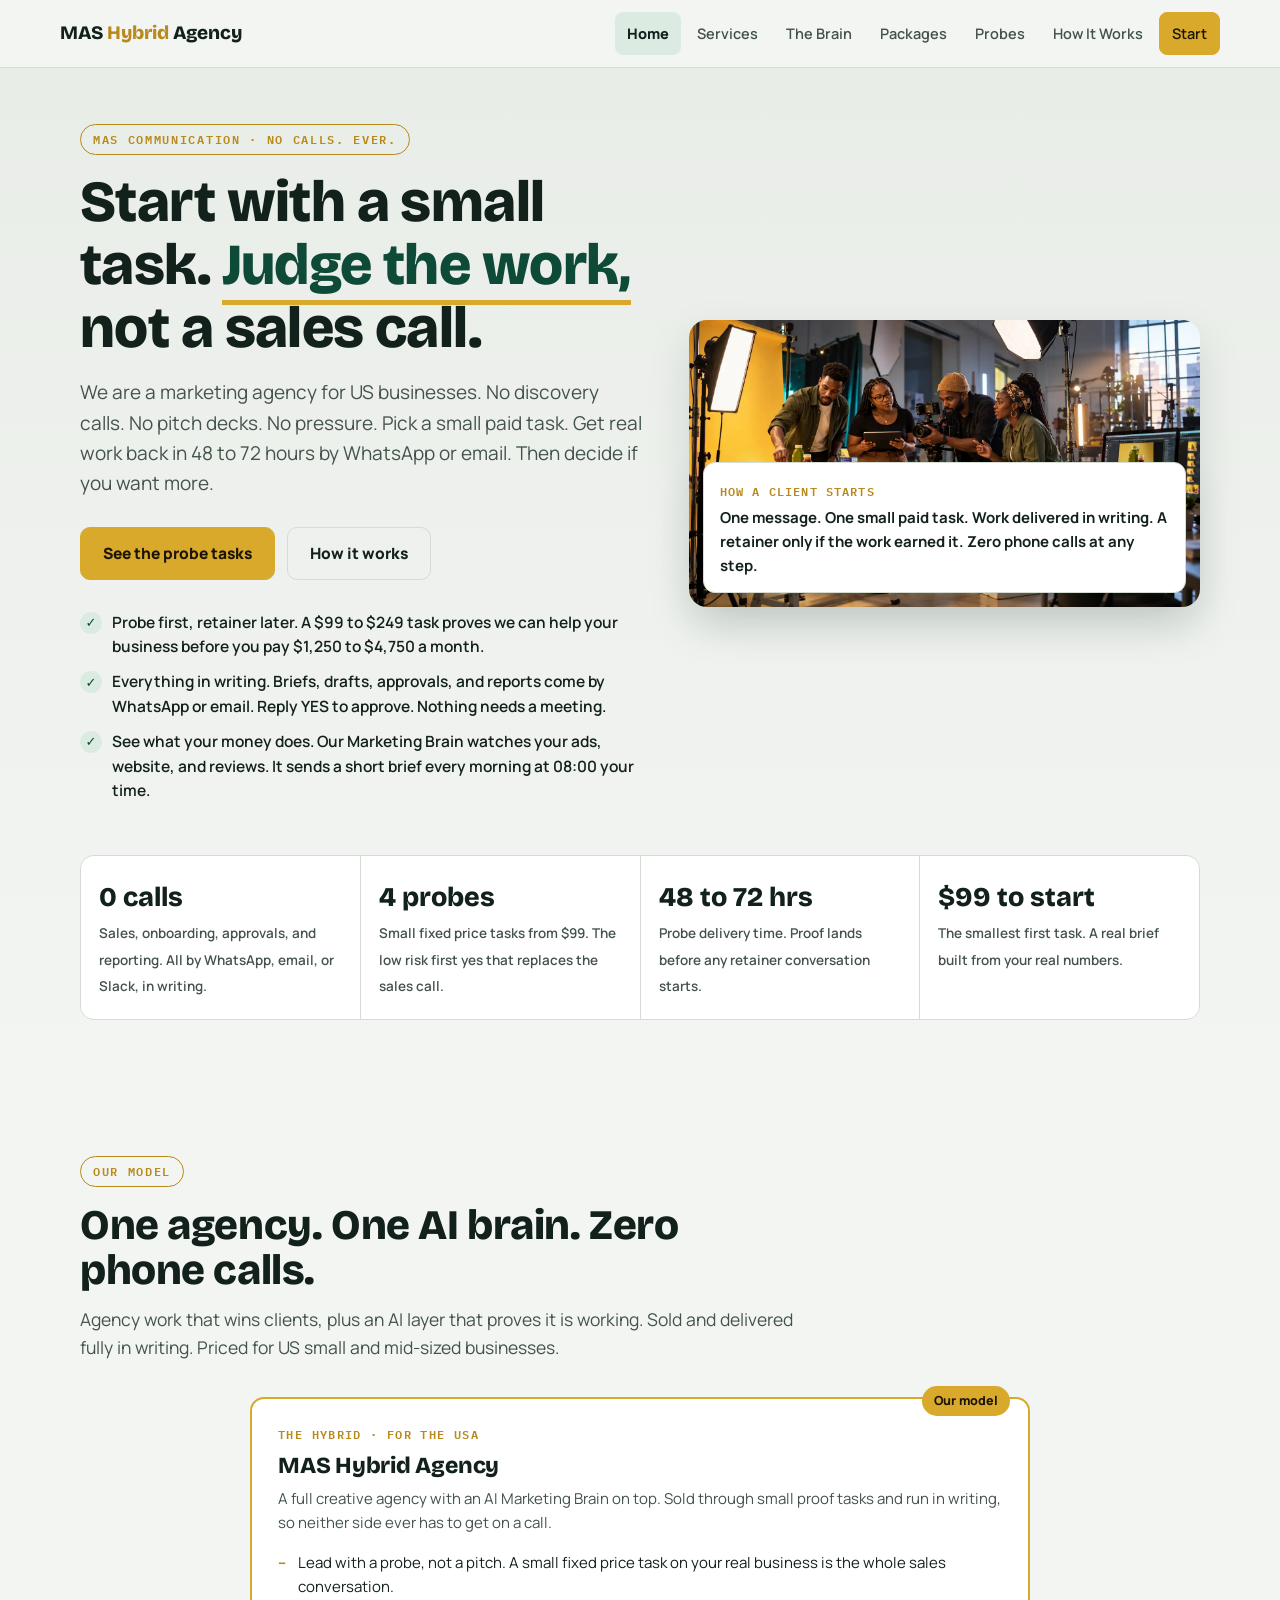
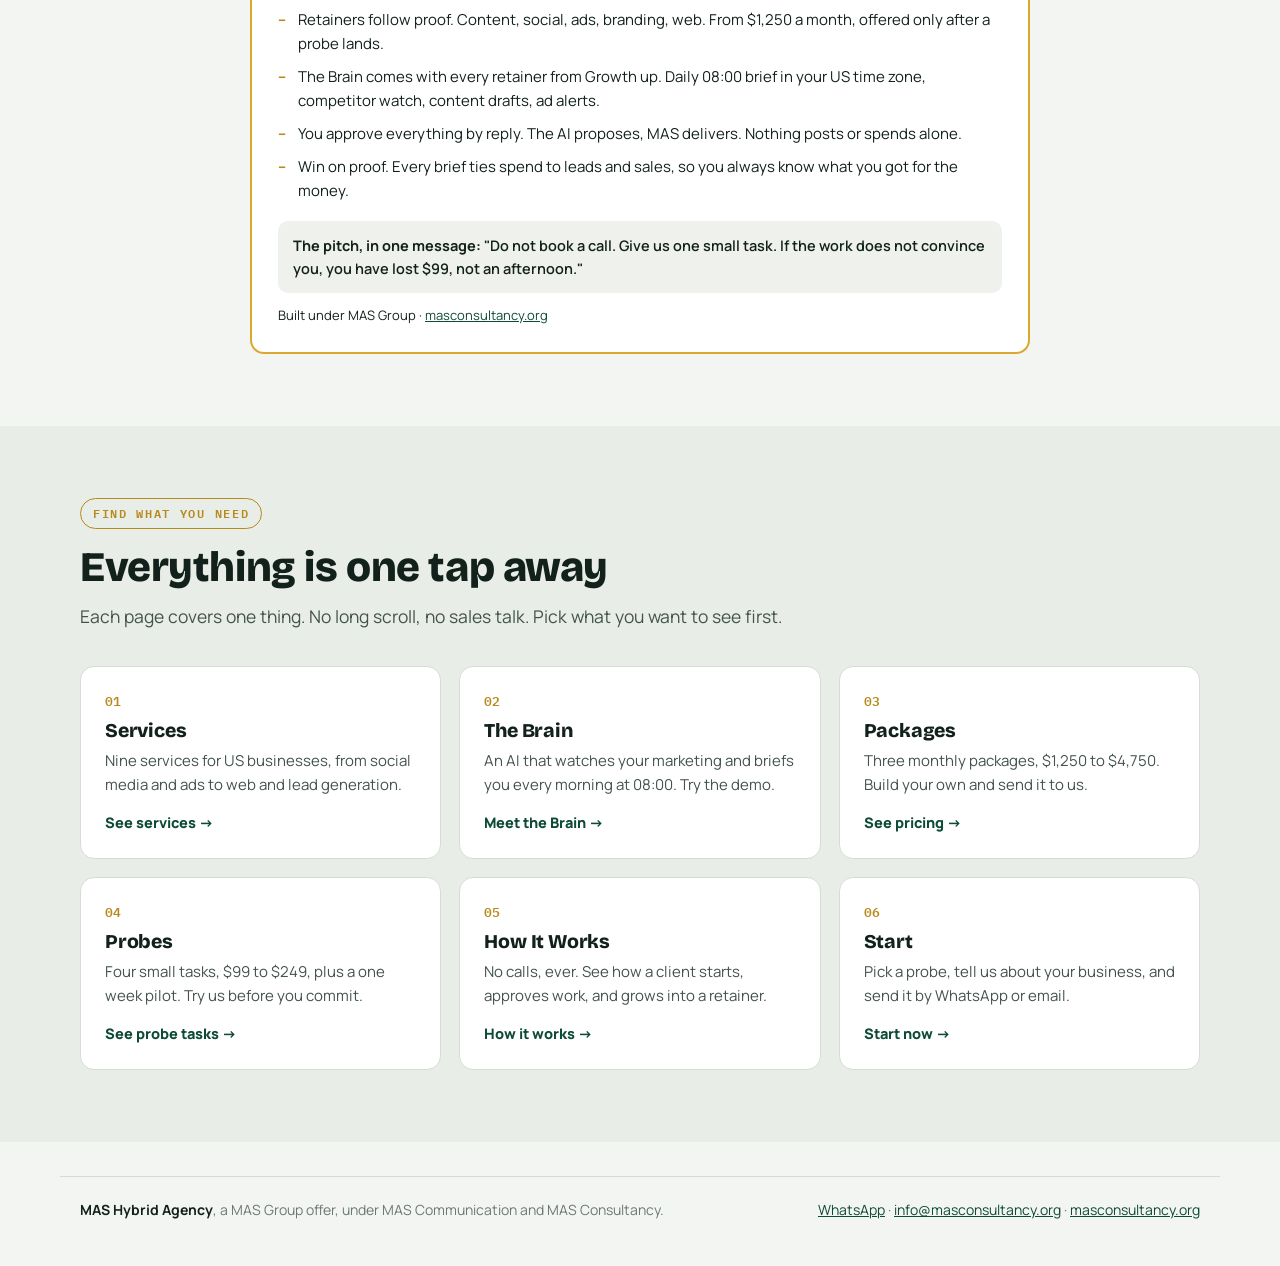
<file: index.html>
<!doctype html>
<html lang="en">
  <head>
    <meta charset="utf-8" />
    <meta name="viewport" content="width=device-width, initial-scale=1, viewport-fit=cover" />
    <meta name="color-scheme" content="light dark" />
    <link rel="icon" href="data:," />
    <title>MAS Hybrid Agency | Marketing for US Businesses, No Calls</title>
    <meta name="description" content="A marketing agency for US businesses. Start with a small paid task, $99 to $249. Everything in writing, no phone calls, ever." />
    <link rel="canonical" href="https://agency.masconsultancy.org/" />
    <meta name="google-site-verification" content="RtVPazd3vLeIZ7rx06zuJCmHE-kzX8Y3AJQsRol6EuU" />
    <!-- Google tag (gtag.js) -->
    <script async src="https://www.googletagmanager.com/gtag/js?id=G-MPVRDQL9S2"></script>
    <script>
      window.dataLayer = window.dataLayer || [];
      function gtag(){dataLayer.push(arguments);}
      gtag('js', new Date());
      gtag('config', 'G-MPVRDQL9S2');
    </script>
    <link rel="preconnect" href="https://fonts.googleapis.com" />
    <link rel="preconnect" href="https://fonts.gstatic.com" crossorigin />
    <link href="https://fonts.googleapis.com/css2?family=Bricolage+Grotesque:opsz,wght@12..96,400;12..96,600;12..96,800&family=Manrope:wght@400;500;600;700;800&family=IBM+Plex+Mono:wght@400;500;600&display=swap" rel="stylesheet" />
    <link rel="stylesheet" href="assets/style.css" />
  </head>
  <body>
    <nav>
      <div class="wrap nav-in">
        <a class="brand" href="index.html">MAS <span>Hybrid</span> Agency</a>
        <button type="button" class="nav-toggle" aria-label="Menu" aria-expanded="false" aria-controls="nav-links"><span></span><span></span><span></span></button>
        <div class="nav-links" id="nav-links">
          <a href="index.html" class="active">Home</a>
          <a href="services.html">Services</a>
          <a href="brain.html">The Brain</a>
          <a href="packages.html">Packages</a>
          <a href="probes.html">Probes</a>
          <a href="how-it-works.html">How It Works</a>
          <a href="start.html" class="btn btn-gold btn-sm" style="color:#1c1503">Start</a>
        </div>
      </div>
    </nav>

    <header class="hero">
      <div class="wrap">
        <div class="hero-grid">
          <div>
            <span class="tag">MAS Communication · No calls. Ever.</span>
            <h1>Start with a small task. <em>Judge the work,</em> not a sales call.</h1>
            <p class="lead">We are a marketing agency for US businesses. No discovery calls. No pitch decks. No pressure. Pick a small paid task. Get real work back in 48 to 72 hours by WhatsApp or email. Then decide if you want more.</p>
            <div class="hero-ctas">
              <a class="btn btn-gold" href="probes.html">See the probe tasks</a>
              <a class="btn btn-ghost" href="how-it-works.html">How it works</a>
            </div>
            <div class="hero-points">
              <ul>
                <li><span class="tick">✓</span> Probe first, retainer later. A $99 to $249 task proves we can help your business before you pay $1,250 to $4,750 a month.</li>
                <li><span class="tick">✓</span> Everything in writing. Briefs, drafts, approvals, and reports come by WhatsApp or email. Reply YES to approve. Nothing needs a meeting.</li>
                <li><span class="tick">✓</span> See what your money does. Our Marketing Brain watches your ads, website, and reviews. It sends a short brief every morning at 08:00 your time.</li>
              </ul>
            </div>
          </div>
          <div class="hero-media">
            <img src="[data-uri]" alt="Behind the scenes of a commercial video production shoot in a studio, crew reviewing a product shot on a monitor" />
            <div class="hero-card">
              <span class="mono">How a client starts</span>
              <p>One message. One small paid task. Work delivered in writing. A retainer only if the work earned it. Zero phone calls at any step.</p>
            </div>
          </div>
        </div>
        <div class="stat-strip">
          <div class="stat"><b>0 calls</b><span>Sales, onboarding, approvals, and reporting. All by WhatsApp, email, or Slack, in writing.</span></div>
          <div class="stat"><b>4 probes</b><span>Small fixed price tasks from $99. The low risk first yes that replaces the sales call.</span></div>
          <div class="stat"><b>48 to 72 hrs</b><span>Probe delivery time. Proof lands before any retainer conversation starts.</span></div>
          <div class="stat"><b>$99 to start</b><span>The smallest first task. A real brief built from your real numbers.</span></div>
        </div>
      </div>
    </header>

    <section>
      <div class="wrap">
        <div class="sec-head">
          <span class="tag">Our model</span>
          <h2>One agency. One AI brain. Zero phone calls.</h2>
          <p>Agency work that wins clients, plus an AI layer that proves it is working. Sold and delivered fully in writing. Priced for US small and mid-sized businesses.</p>
        </div>
        <div class="models">
          <article class="model mas">
            <span class="pill">Our model</span>
            <div class="m-tag">The hybrid · For the USA</div>
            <h3>MAS Hybrid Agency</h3>
            <p class="sub">A full creative agency with an AI Marketing Brain on top. Sold through small proof tasks and run in writing, so neither side ever has to get on a call.</p>
            <ul>
              <li>Lead with a probe, not a pitch. A small fixed price task on your real business is the whole sales conversation.</li>
              <li>Retainers follow proof. Content, social, ads, branding, web. From $1,250 a month, offered only after a probe lands.</li>
              <li>The Brain comes with every retainer from Growth up. Daily 08:00 brief in your US time zone, competitor watch, content drafts, ad alerts.</li>
              <li>You approve everything by reply. The AI proposes, MAS delivers. Nothing posts or spends alone.</li>
              <li>Win on proof. Every brief ties spend to leads and sales, so you always know what you got for the money.</li>
            </ul>
            <div class="verdict"><b>The pitch, in one message:</b> "Do not book a call. Give us one small task. If the work does not convince you, you have lost $99, not an afternoon."</div>
            <p class="src">Built under MAS Group · <a href="https://masconsultancy.org" target="_blank" rel="noopener">masconsultancy.org</a></p>
          </article>
        </div>
      </div>
    </section>

    <section style="background:var(--bg2)">
      <div class="wrap">
        <div class="sec-head">
          <span class="tag">Find what you need</span>
          <h2>Everything is one tap away</h2>
          <p>Each page covers one thing. No long scroll, no sales talk. Pick what you want to see first.</p>
        </div>
        <div class="page-cards">
          <a class="page-card" href="services.html"><span class="num">01</span><h3>Services</h3><p>Nine services for US businesses, from social media and ads to web and lead generation.</p><span class="go">See services →</span></a>
          <a class="page-card" href="brain.html"><span class="num">02</span><h3>The Brain</h3><p>An AI that watches your marketing and briefs you every morning at 08:00. Try the demo.</p><span class="go">Meet the Brain →</span></a>
          <a class="page-card" href="packages.html"><span class="num">03</span><h3>Packages</h3><p>Three monthly packages, $1,250 to $4,750. Build your own and send it to us.</p><span class="go">See pricing →</span></a>
          <a class="page-card" href="probes.html"><span class="num">04</span><h3>Probes</h3><p>Four small tasks, $99 to $249, plus a one week pilot. Try us before you commit.</p><span class="go">See probe tasks →</span></a>
          <a class="page-card" href="how-it-works.html"><span class="num">05</span><h3>How It Works</h3><p>No calls, ever. See how a client starts, approves work, and grows into a retainer.</p><span class="go">How it works →</span></a>
          <a class="page-card" href="start.html"><span class="num">06</span><h3>Start</h3><p>Pick a probe, tell us about your business, and send it by WhatsApp or email.</p><span class="go">Start now →</span></a>
        </div>
      </div>
    </section>

    <footer>
      <div class="wrap foot">
        <span><b style="color:var(--ink)">MAS Hybrid Agency</b>, a MAS Group offer, under MAS Communication and MAS Consultancy.</span>
        <span><a href="https://api.whatsapp.com/send/?phone=8801913876636" target="_blank" rel="noopener">WhatsApp</a> · <a href="mailto:info@masconsultancy.org">info@masconsultancy.org</a> · <a href="https://masconsultancy.org" target="_blank" rel="noopener">masconsultancy.org</a></span>
      </div>
    </footer>

    <script src="assets/main.js"></script>
  </body>
</html>
</file>
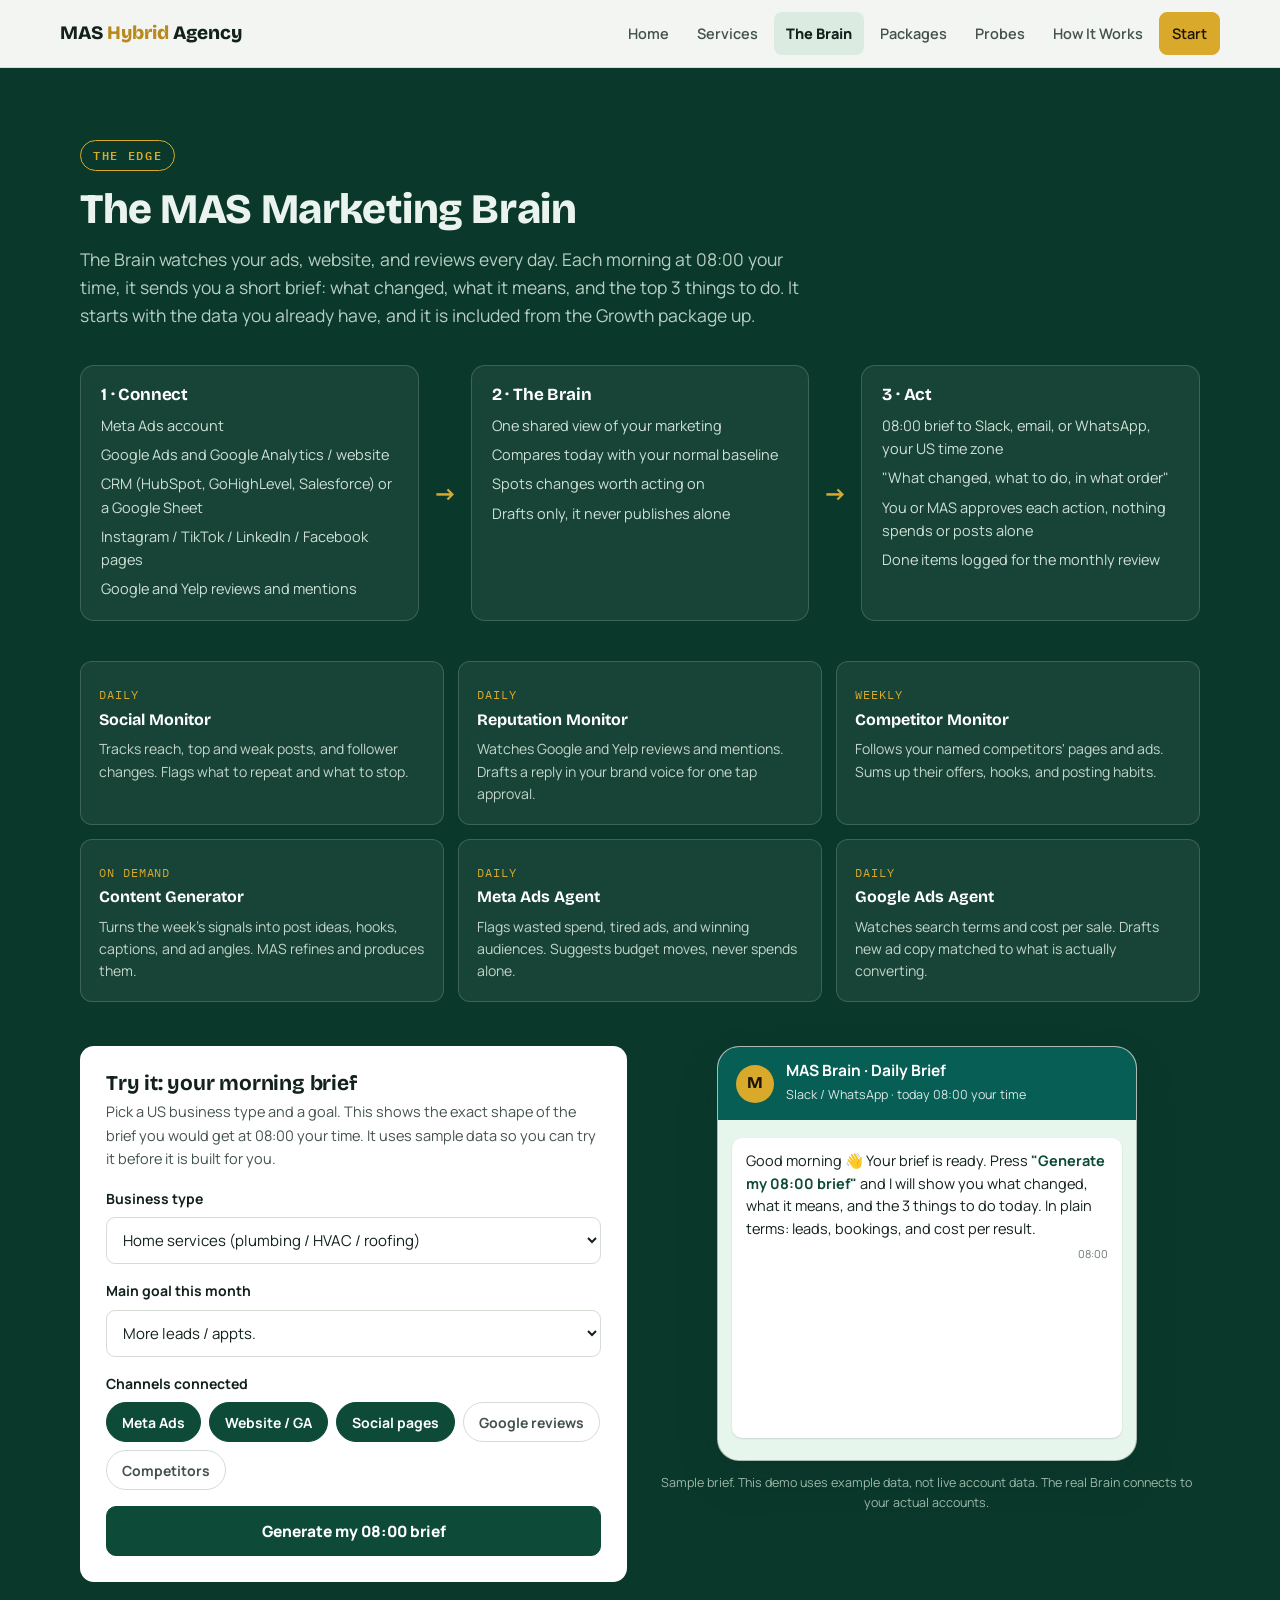
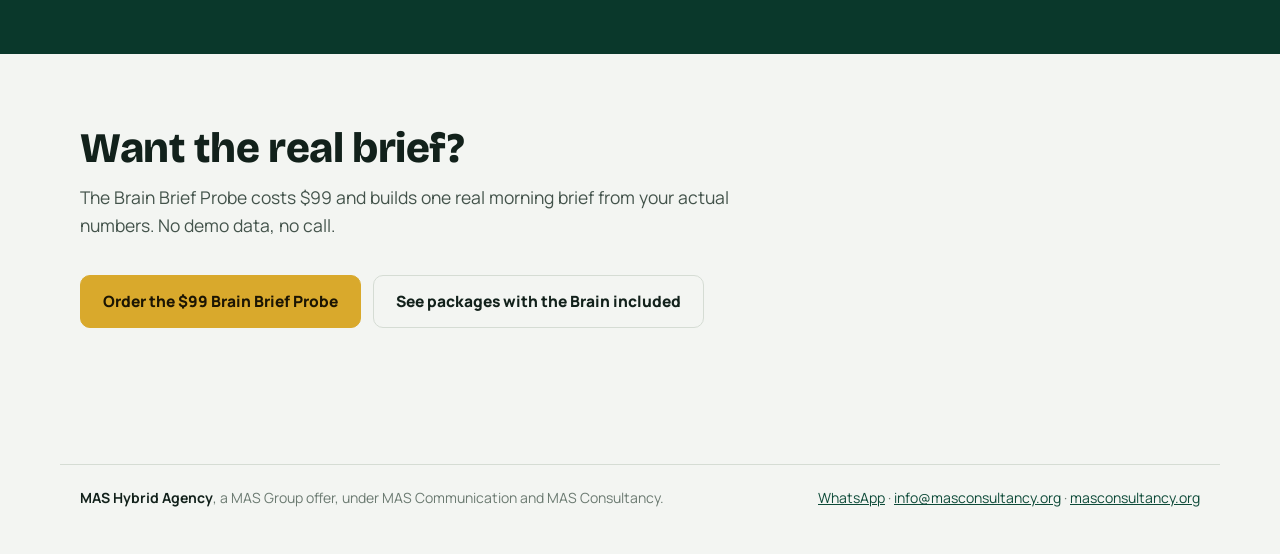
<file: brain.html>
<!doctype html>
<html lang="en">
  <head>
    <meta charset="utf-8" />
    <meta name="viewport" content="width=device-width, initial-scale=1, viewport-fit=cover" />
    <meta name="color-scheme" content="light dark" />
    <link rel="icon" href="data:," />
    <title>The MAS Marketing Brain | MAS Hybrid Agency</title>
    <meta name="description" content="An AI that watches your ads, website, and reviews every day and sends you a short brief each morning at 08:00. Try the demo." />
    <link rel="canonical" href="https://agency.masconsultancy.org/brain.html" />
    <meta name="google-site-verification" content="RtVPazd3vLeIZ7rx06zuJCmHE-kzX8Y3AJQsRol6EuU" />
    <!-- Google tag (gtag.js) -->
    <script async src="https://www.googletagmanager.com/gtag/js?id=G-MPVRDQL9S2"></script>
    <script>
      window.dataLayer = window.dataLayer || [];
      function gtag(){dataLayer.push(arguments);}
      gtag('js', new Date());
      gtag('config', 'G-MPVRDQL9S2');
    </script>
    <link rel="preconnect" href="https://fonts.googleapis.com" />
    <link rel="preconnect" href="https://fonts.gstatic.com" crossorigin />
    <link href="https://fonts.googleapis.com/css2?family=Bricolage+Grotesque:opsz,wght@12..96,400;12..96,600;12..96,800&family=Manrope:wght@400;500;600;700;800&family=IBM+Plex+Mono:wght@400;500;600&display=swap" rel="stylesheet" />
    <link rel="stylesheet" href="assets/style.css" />
  </head>
  <body>
    <nav>
      <div class="wrap nav-in">
        <a class="brand" href="index.html">MAS <span>Hybrid</span> Agency</a>
        <button type="button" class="nav-toggle" aria-label="Menu" aria-expanded="false" aria-controls="nav-links"><span></span><span></span><span></span></button>
        <div class="nav-links" id="nav-links">
          <a href="index.html">Home</a>
          <a href="services.html">Services</a>
          <a href="brain.html" class="active">The Brain</a>
          <a href="packages.html">Packages</a>
          <a href="probes.html">Probes</a>
          <a href="how-it-works.html">How It Works</a>
          <a href="start.html" class="btn btn-gold btn-sm" style="color:#1c1503">Start</a>
        </div>
      </div>
    </nav>

    <section class="brain-sec">
      <div class="wrap">
        <div class="sec-head">
          <span class="tag">The edge</span>
          <h2>The MAS Marketing Brain</h2>
          <p>The Brain watches your ads, website, and reviews every day. Each morning at 08:00 your time, it sends you a short brief: what changed, what it means, and the top 3 things to do. It starts with the data you already have, and it is included from the Growth package up.</p>
        </div>
        <div class="flow" aria-label="How the Marketing Brain works">
          <div class="flow-box">
            <h3>1 · Connect</h3>
            <ul><li>Meta Ads account</li><li>Google Ads and Google Analytics / website</li><li>CRM (HubSpot, GoHighLevel, Salesforce) or a Google Sheet</li><li>Instagram / TikTok / LinkedIn / Facebook pages</li><li>Google and Yelp reviews and mentions</li></ul>
          </div>
          <div class="flow-arrow" aria-hidden="true">→</div>
          <div class="flow-box">
            <h3>2 · The Brain</h3>
            <ul><li>One shared view of your marketing</li><li>Compares today with your normal baseline</li><li>Spots changes worth acting on</li><li>Drafts only, it never publishes alone</li></ul>
          </div>
          <div class="flow-arrow" aria-hidden="true">→</div>
          <div class="flow-box">
            <h3>3 · Act</h3>
            <ul><li>08:00 brief to Slack, email, or WhatsApp, your US time zone</li><li>"What changed, what to do, in what order"</li><li>You or MAS approves each action, nothing spends or posts alone</li><li>Done items logged for the monthly review</li></ul>
          </div>
        </div>

        <div class="agents">
          <div class="agent"><span class="freq">Daily</span><h4>Social Monitor</h4><p>Tracks reach, top and weak posts, and follower changes. Flags what to repeat and what to stop.</p></div>
          <div class="agent"><span class="freq">Daily</span><h4>Reputation Monitor</h4><p>Watches Google and Yelp reviews and mentions. Drafts a reply in your brand voice for one tap approval.</p></div>
          <div class="agent"><span class="freq">Weekly</span><h4>Competitor Monitor</h4><p>Follows your named competitors' pages and ads. Sums up their offers, hooks, and posting habits.</p></div>
          <div class="agent"><span class="freq">On demand</span><h4>Content Generator</h4><p>Turns the week's signals into post ideas, hooks, captions, and ad angles. MAS refines and produces them.</p></div>
          <div class="agent"><span class="freq">Daily</span><h4>Meta Ads Agent</h4><p>Flags wasted spend, tired ads, and winning audiences. Suggests budget moves, never spends alone.</p></div>
          <div class="agent"><span class="freq">Daily</span><h4>Google Ads Agent</h4><p>Watches search terms and cost per sale. Drafts new ad copy matched to what is actually converting.</p></div>
        </div>

        <div class="demo">
          <div class="demo-panel">
            <h3>Try it: your morning brief</h3>
            <p class="hint">Pick a US business type and a goal. This shows the exact shape of the brief you would get at 08:00 your time. It uses sample data so you can try it before it is built for you.</p>
            <div class="field">
              <label for="d-biz">Business type</label>
              <select id="d-biz">
                <option value="homeservices">Home services (plumbing / HVAC / roofing)</option>
                <option value="clinic">Dental / med spa / clinic</option>
                <option value="law">Law firm</option>
                <option value="ecommerce">E-commerce / DTC brand</option>
                <option value="restaurant">Restaurant / multi-location local business</option>
                <option value="b2b">B2B services / agency / SaaS</option>
              </select>
            </div>
            <div class="field">
              <label for="d-goal">Main goal this month</label>
              <select id="d-goal">
                <option value="leads">More leads / appts.</option>
                <option value="sales">More online sales</option>
                <option value="footfall">More footfall / bookings</option>
                <option value="awareness">Brand awareness</option>
              </select>
            </div>
            <div class="field">
              <label>Channels connected</label>
              <div class="chips" id="d-channels">
                <button type="button" class="chip" data-ch="meta" aria-pressed="true">Meta Ads</button>
                <button type="button" class="chip" data-ch="ga" aria-pressed="true">Website / GA</button>
                <button type="button" class="chip" data-ch="social" aria-pressed="true">Social pages</button>
                <button type="button" class="chip" data-ch="reviews" aria-pressed="false">Google reviews</button>
                <button type="button" class="chip" data-ch="rivals" aria-pressed="false">Competitors</button>
              </div>
            </div>
            <button type="button" class="btn btn-green" id="d-run" style="width:100%">Generate my 08:00 brief</button>
          </div>
          <div>
            <div class="phone" aria-live="polite">
              <div class="phone-head">
                <div class="avatar">M</div>
                <div><b>MAS Brain · Daily Brief</b><span>Slack / WhatsApp · today 08:00 your time</span></div>
              </div>
              <div class="phone-body" id="brief-body">
                <div class="bubble">Good morning 👋 Your brief is ready. Press <b>"Generate my 08:00 brief"</b> and I will show you what changed, what it means, and the 3 things to do today. In plain terms: leads, bookings, and cost per result.<span class="time">08:00</span></div>
              </div>
            </div>
            <p class="demo-note">Sample brief. This demo uses example data, not live account data. The real Brain connects to your actual accounts.</p>
          </div>
        </div>
      </div>
    </section>

    <section>
      <div class="wrap">
        <div class="sec-head">
          <h2>Want the real brief?</h2>
          <p>The Brain Brief Probe costs $99 and builds one real morning brief from your actual numbers. No demo data, no call.</p>
        </div>
        <div class="hero-ctas">
          <a class="btn btn-gold" href="probes.html">Order the $99 Brain Brief Probe</a>
          <a class="btn btn-ghost" href="packages.html">See packages with the Brain included</a>
        </div>
      </div>
    </section>

    <footer>
      <div class="wrap foot">
        <span><b style="color:var(--ink)">MAS Hybrid Agency</b>, a MAS Group offer, under MAS Communication and MAS Consultancy.</span>
        <span><a href="https://api.whatsapp.com/send/?phone=8801913876636" target="_blank" rel="noopener">WhatsApp</a> · <a href="mailto:info@masconsultancy.org">info@masconsultancy.org</a> · <a href="https://masconsultancy.org" target="_blank" rel="noopener">masconsultancy.org</a></span>
      </div>
    </footer>

    <script src="assets/main.js"></script>
    <script src="assets/brain.js"></script>
  </body>
</html>
</file>
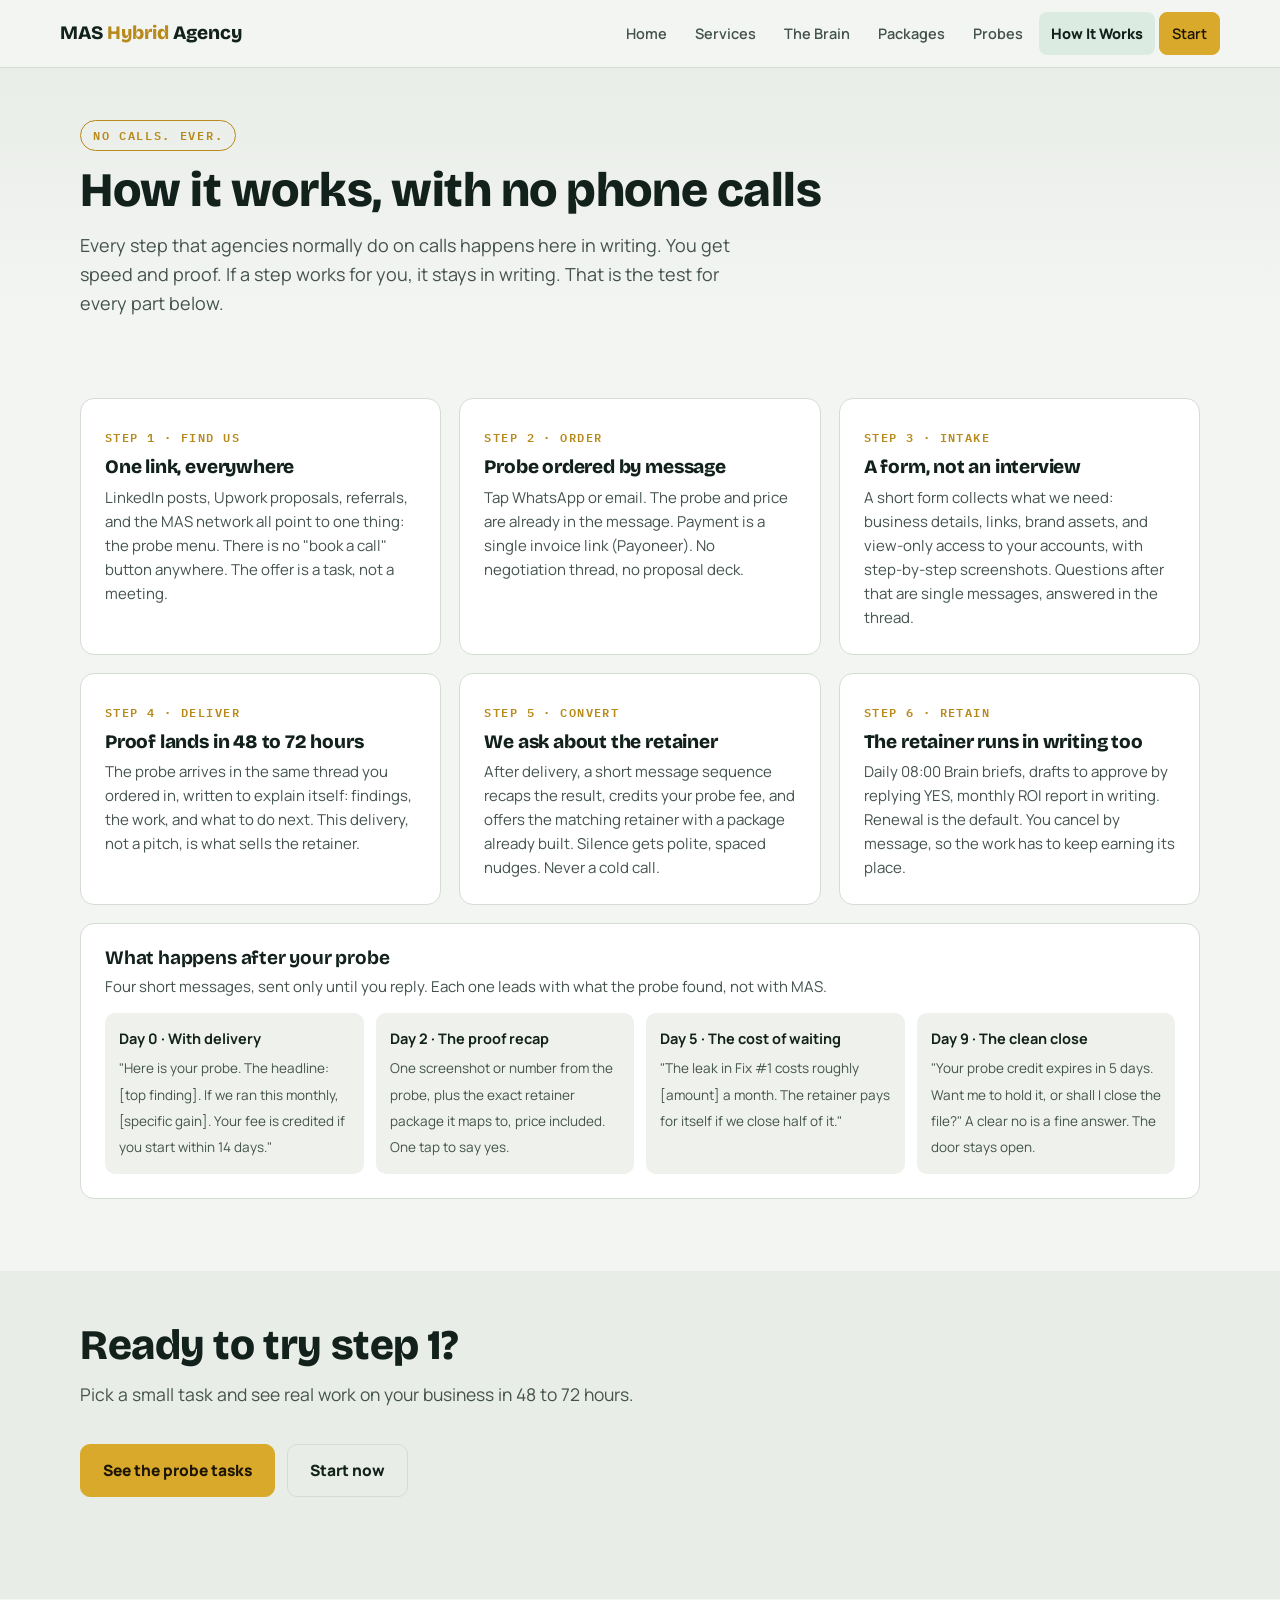
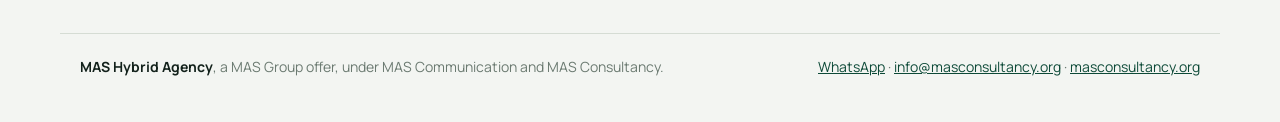
<file: how-it-works.html>
<!doctype html>
<html lang="en">
  <head>
    <meta charset="utf-8" />
    <meta name="viewport" content="width=device-width, initial-scale=1, viewport-fit=cover" />
    <meta name="color-scheme" content="light dark" />
    <link rel="icon" href="data:," />
    <title>How It Works | MAS Hybrid Agency</title>
    <meta name="description" content="No phone calls, ever. See how a client starts with a probe, approves work in writing, and grows into a retainer." />
    <link rel="canonical" href="https://agency.masconsultancy.org/how-it-works.html" />
    <meta name="google-site-verification" content="RtVPazd3vLeIZ7rx06zuJCmHE-kzX8Y3AJQsRol6EuU" />
    <!-- Google tag (gtag.js) -->
    <script async src="https://www.googletagmanager.com/gtag/js?id=G-MPVRDQL9S2"></script>
    <script>
      window.dataLayer = window.dataLayer || [];
      function gtag(){dataLayer.push(arguments);}
      gtag('js', new Date());
      gtag('config', 'G-MPVRDQL9S2');
    </script>
    <link rel="preconnect" href="https://fonts.googleapis.com" />
    <link rel="preconnect" href="https://fonts.gstatic.com" crossorigin />
    <link href="https://fonts.googleapis.com/css2?family=Bricolage+Grotesque:opsz,wght@12..96,400;12..96,600;12..96,800&family=Manrope:wght@400;500;600;700;800&family=IBM+Plex+Mono:wght@400;500;600&display=swap" rel="stylesheet" />
    <link rel="stylesheet" href="assets/style.css" />
  </head>
  <body>
    <nav>
      <div class="wrap nav-in">
        <a class="brand" href="index.html">MAS <span>Hybrid</span> Agency</a>
        <button type="button" class="nav-toggle" aria-label="Menu" aria-expanded="false" aria-controls="nav-links"><span></span><span></span><span></span></button>
        <div class="nav-links" id="nav-links">
          <a href="index.html">Home</a>
          <a href="services.html">Services</a>
          <a href="brain.html">The Brain</a>
          <a href="packages.html">Packages</a>
          <a href="probes.html">Probes</a>
          <a href="how-it-works.html" class="active">How It Works</a>
          <a href="start.html" class="btn btn-gold btn-sm" style="color:#1c1503">Start</a>
        </div>
      </div>
    </nav>

    <header class="page-head">
      <div class="wrap">
        <span class="tag">No calls. Ever.</span>
        <h1>How it works, with no phone calls</h1>
        <p class="lead">Every step that agencies normally do on calls happens here in writing. You get speed and proof. If a step works for you, it stays in writing. That is the test for every part below.</p>
      </div>
    </header>

    <section>
      <div class="wrap">
        <div class="funnel">
          <div class="step"><span class="s-num">Step 1 · Find us</span><h3>One link, everywhere</h3><p>LinkedIn posts, Upwork proposals, referrals, and the MAS network all point to one thing: the probe menu. There is no "book a call" button anywhere. The offer is a task, not a meeting.</p></div>
          <div class="step"><span class="s-num">Step 2 · Order</span><h3>Probe ordered by message</h3><p>Tap WhatsApp or email. The probe and price are already in the message. Payment is a single invoice link (Payoneer). No negotiation thread, no proposal deck.</p></div>
          <div class="step"><span class="s-num">Step 3 · Intake</span><h3>A form, not an interview</h3><p>A short form collects what we need: business details, links, brand assets, and view-only access to your accounts, with step-by-step screenshots. Questions after that are single messages, answered in the thread.</p></div>
          <div class="step"><span class="s-num">Step 4 · Deliver</span><h3>Proof lands in 48 to 72 hours</h3><p>The probe arrives in the same thread you ordered in, written to explain itself: findings, the work, and what to do next. This delivery, not a pitch, is what sells the retainer.</p></div>
          <div class="step"><span class="s-num">Step 5 · Convert</span><h3>We ask about the retainer</h3><p>After delivery, a short message sequence recaps the result, credits your probe fee, and offers the matching retainer with a package already built. Silence gets polite, spaced nudges. Never a cold call.</p></div>
          <div class="step"><span class="s-num">Step 6 · Retain</span><h3>The retainer runs in writing too</h3><p>Daily 08:00 Brain briefs, drafts to approve by replying YES, monthly ROI report in writing. Renewal is the default. You cancel by message, so the work has to keep earning its place.</p></div>
        </div>
        <div class="seq">
          <h3>What happens after your probe</h3>
          <p>Four short messages, sent only until you reply. Each one leads with what the probe found, not with MAS.</p>
          <div class="seq-grid">
            <div class="seq-item"><b>Day 0 · With delivery</b><span>"Here is your probe. The headline: [top finding]. If we ran this monthly, [specific gain]. Your fee is credited if you start within 14 days."</span></div>
            <div class="seq-item"><b>Day 2 · The proof recap</b><span>One screenshot or number from the probe, plus the exact retainer package it maps to, price included. One tap to say yes.</span></div>
            <div class="seq-item"><b>Day 5 · The cost of waiting</b><span>"The leak in Fix #1 costs roughly [amount] a month. The retainer pays for itself if we close half of it."</span></div>
            <div class="seq-item"><b>Day 9 · The clean close</b><span>"Your probe credit expires in 5 days. Want me to hold it, or shall I close the file?" A clear no is a fine answer. The door stays open.</span></div>
          </div>
        </div>
      </div>
    </section>

    <section style="background:var(--bg2);padding-top:52px">
      <div class="wrap">
        <div class="sec-head">
          <h2>Ready to try step 1?</h2>
          <p>Pick a small task and see real work on your business in 48 to 72 hours.</p>
        </div>
        <div class="hero-ctas">
          <a class="btn btn-gold" href="probes.html">See the probe tasks</a>
          <a class="btn btn-ghost" href="start.html">Start now</a>
        </div>
      </div>
    </section>

    <footer>
      <div class="wrap foot">
        <span><b style="color:var(--ink)">MAS Hybrid Agency</b>, a MAS Group offer, under MAS Communication and MAS Consultancy.</span>
        <span><a href="https://api.whatsapp.com/send/?phone=8801913876636" target="_blank" rel="noopener">WhatsApp</a> · <a href="mailto:info@masconsultancy.org">info@masconsultancy.org</a> · <a href="https://masconsultancy.org" target="_blank" rel="noopener">masconsultancy.org</a></span>
      </div>
    </footer>

    <script src="assets/main.js"></script>
  </body>
</html>
</file>
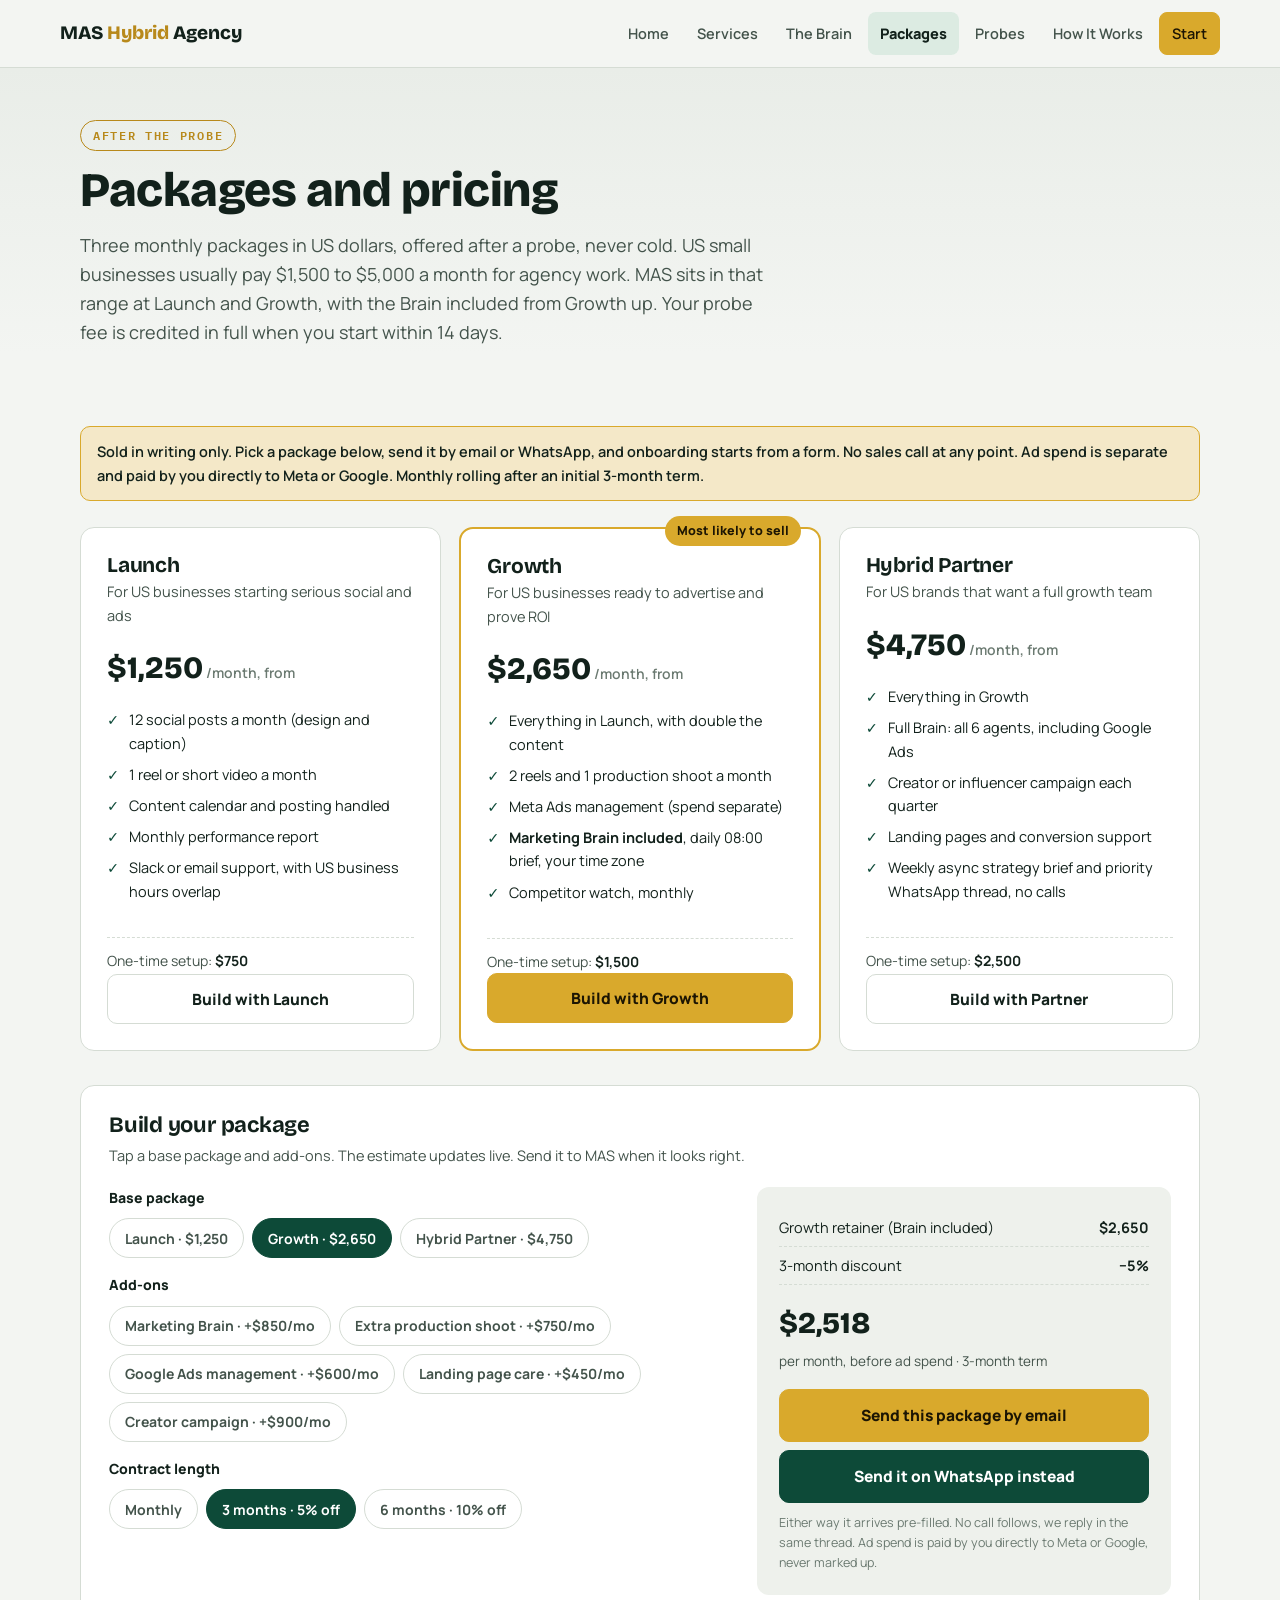
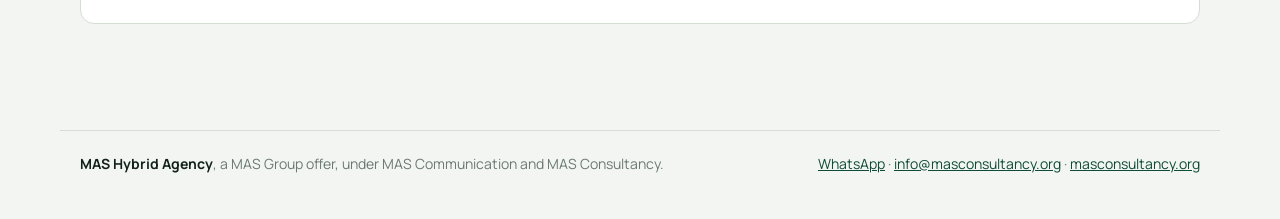
<file: packages.html>
<!doctype html>
<html lang="en">
  <head>
    <meta charset="utf-8" />
    <meta name="viewport" content="width=device-width, initial-scale=1, viewport-fit=cover" />
    <meta name="color-scheme" content="light dark" />
    <link rel="icon" href="data:," />
    <title>Packages and Pricing | MAS Hybrid Agency</title>
    <meta name="description" content="Three monthly packages: Launch $1,250, Growth $2,650, Hybrid Partner $4,750. Ad spend separate. Build your package and send it to us, no call needed." />
    <link rel="canonical" href="https://agency.masconsultancy.org/packages.html" />
    <meta name="google-site-verification" content="RtVPazd3vLeIZ7rx06zuJCmHE-kzX8Y3AJQsRol6EuU" />
    <!-- Google tag (gtag.js) -->
    <script async src="https://www.googletagmanager.com/gtag/js?id=G-MPVRDQL9S2"></script>
    <script>
      window.dataLayer = window.dataLayer || [];
      function gtag(){dataLayer.push(arguments);}
      gtag('js', new Date());
      gtag('config', 'G-MPVRDQL9S2');
    </script>
    <link rel="preconnect" href="https://fonts.googleapis.com" />
    <link rel="preconnect" href="https://fonts.gstatic.com" crossorigin />
    <link href="https://fonts.googleapis.com/css2?family=Bricolage+Grotesque:opsz,wght@12..96,400;12..96,600;12..96,800&family=Manrope:wght@400;500;600;700;800&family=IBM+Plex+Mono:wght@400;500;600&display=swap" rel="stylesheet" />
    <link rel="stylesheet" href="assets/style.css" />
  </head>
  <body>
    <nav>
      <div class="wrap nav-in">
        <a class="brand" href="index.html">MAS <span>Hybrid</span> Agency</a>
        <button type="button" class="nav-toggle" aria-label="Menu" aria-expanded="false" aria-controls="nav-links"><span></span><span></span><span></span></button>
        <div class="nav-links" id="nav-links">
          <a href="index.html">Home</a>
          <a href="services.html">Services</a>
          <a href="brain.html">The Brain</a>
          <a href="packages.html" class="active">Packages</a>
          <a href="probes.html">Probes</a>
          <a href="how-it-works.html">How It Works</a>
          <a href="start.html" class="btn btn-gold btn-sm" style="color:#1c1503">Start</a>
        </div>
      </div>
    </nav>

    <header class="page-head">
      <div class="wrap">
        <span class="tag">After the probe</span>
        <h1>Packages and pricing</h1>
        <p class="lead">Three monthly packages in US dollars, offered after a probe, never cold. US small businesses usually pay $1,500 to $5,000 a month for agency work. MAS sits in that range at Launch and Growth, with the Brain included from Growth up. Your probe fee is credited in full when you start within 14 days.</p>
      </div>
    </header>

    <section>
      <div class="wrap">
        <div class="pkg-note">Sold in writing only. Pick a package below, send it by email or WhatsApp, and onboarding starts from a form. No sales call at any point. Ad spend is separate and paid by you directly to Meta or Google. Monthly rolling after an initial 3-month term.</div>
        <div class="pkgs">
          <article class="pkg">
            <h3>Launch</h3>
            <p class="who">For US businesses starting serious social and ads</p>
            <p class="price">$1,250<small> /month, from</small></p>
            <ul>
              <li>12 social posts a month (design and caption)</li>
              <li>1 reel or short video a month</li>
              <li>Content calendar and posting handled</li>
              <li>Monthly performance report</li>
              <li>Slack or email support, with US business hours overlap</li>
            </ul>
            <p class="setup">One-time setup: <b>$750</b></p>
            <button type="button" class="btn btn-ghost pkg-pick" data-pkg="launch">Build with Launch</button>
          </article>
          <article class="pkg hot">
            <span class="pill">Most likely to sell</span>
            <h3>Growth</h3>
            <p class="who">For US businesses ready to advertise and prove ROI</p>
            <p class="price">$2,650<small> /month, from</small></p>
            <ul>
              <li>Everything in Launch, with double the content</li>
              <li>2 reels and 1 production shoot a month</li>
              <li>Meta Ads management (spend separate)</li>
              <li><b>Marketing Brain included</b>, daily 08:00 brief, your time zone</li>
              <li>Competitor watch, monthly</li>
            </ul>
            <p class="setup">One-time setup: <b>$1,500</b></p>
            <button type="button" class="btn btn-gold pkg-pick" data-pkg="growth" style="color:#1c1503">Build with Growth</button>
          </article>
          <article class="pkg">
            <h3>Hybrid Partner</h3>
            <p class="who">For US brands that want a full growth team</p>
            <p class="price">$4,750<small> /month, from</small></p>
            <ul>
              <li>Everything in Growth</li>
              <li>Full Brain: all 6 agents, including Google Ads</li>
              <li>Creator or influencer campaign each quarter</li>
              <li>Landing pages and conversion support</li>
              <li>Weekly async strategy brief and priority WhatsApp thread, no calls</li>
            </ul>
            <p class="setup">One-time setup: <b>$2,500</b></p>
            <button type="button" class="btn btn-ghost pkg-pick" data-pkg="partner">Build with Partner</button>
          </article>
        </div>

        <div class="builder" id="builder">
          <h3>Build your package</h3>
          <p class="hint">Tap a base package and add-ons. The estimate updates live. Send it to MAS when it looks right.</p>
          <div class="builder-grid">
            <div>
              <p class="b-label">Base package</p>
              <div class="chips" id="b-base">
                <button type="button" class="chip" data-base="launch" aria-pressed="false">Launch · $1,250</button>
                <button type="button" class="chip" data-base="growth" aria-pressed="true">Growth · $2,650</button>
                <button type="button" class="chip" data-base="partner" aria-pressed="false">Hybrid Partner · $4,750</button>
              </div>
              <p class="b-label">Add-ons</p>
              <div class="chips" id="b-addons">
                <button type="button" class="chip" data-addon="brain" data-price="850" aria-pressed="false">Marketing Brain · +$850/mo</button>
                <button type="button" class="chip" data-addon="shoot" data-price="750" aria-pressed="false">Extra production shoot · +$750/mo</button>
                <button type="button" class="chip" data-addon="google" data-price="600" aria-pressed="false">Google Ads management · +$600/mo</button>
                <button type="button" class="chip" data-addon="landing" data-price="450" aria-pressed="false">Landing page care · +$450/mo</button>
                <button type="button" class="chip" data-addon="creator" data-price="900" aria-pressed="false">Creator campaign · +$900/mo</button>
              </div>
              <p class="b-label">Contract length</p>
              <div class="chips" id="b-term">
                <button type="button" class="chip" data-term="1" aria-pressed="false">Monthly</button>
                <button type="button" class="chip" data-term="3" aria-pressed="true">3 months · 5% off</button>
                <button type="button" class="chip" data-term="6" aria-pressed="false">6 months · 10% off</button>
              </div>
            </div>
            <div>
              <div class="total-box">
                <div id="t-rows"></div>
                <p class="total-big" id="t-total">$2,650</p>
                <p class="per" id="t-per">per month, before ad spend</p>
                <a class="btn btn-gold" id="t-send" href="#" style="width:100%;color:#1c1503">Send this package by email</a>
                <a class="btn btn-green" id="t-wa" href="#" target="_blank" rel="noopener" style="width:100%;margin-top:8px">Send it on WhatsApp instead</a>
                <p style="font-size:12.5px;color:var(--ink3);margin-top:10px">Either way it arrives pre-filled. No call follows, we reply in the same thread. Ad spend is paid by you directly to Meta or Google, never marked up.</p>
              </div>
            </div>
          </div>
        </div>
      </div>
    </section>

    <footer>
      <div class="wrap foot">
        <span><b style="color:var(--ink)">MAS Hybrid Agency</b>, a MAS Group offer, under MAS Communication and MAS Consultancy.</span>
        <span><a href="https://api.whatsapp.com/send/?phone=8801913876636" target="_blank" rel="noopener">WhatsApp</a> · <a href="mailto:info@masconsultancy.org">info@masconsultancy.org</a> · <a href="https://masconsultancy.org" target="_blank" rel="noopener">masconsultancy.org</a></span>
      </div>
    </footer>

    <script src="assets/main.js"></script>
    <script src="assets/packages.js"></script>
  </body>
</html>
</file>
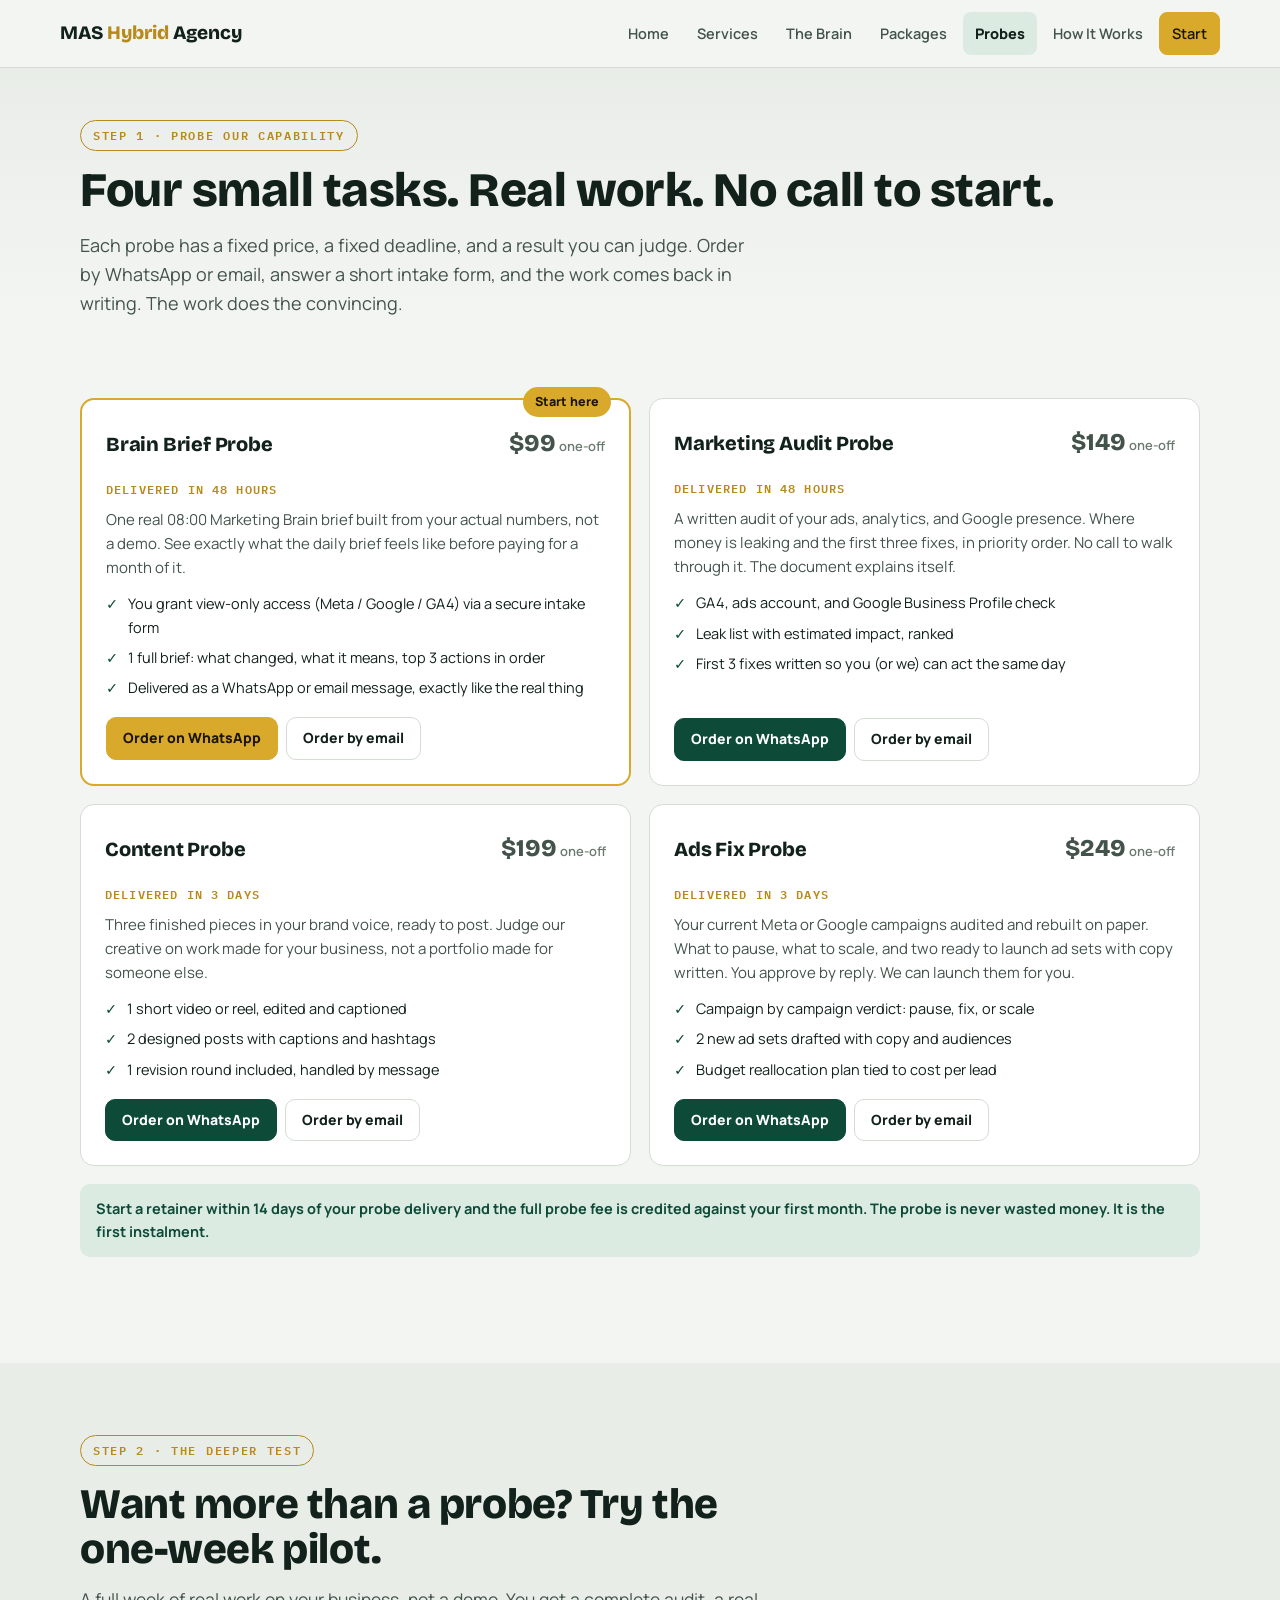
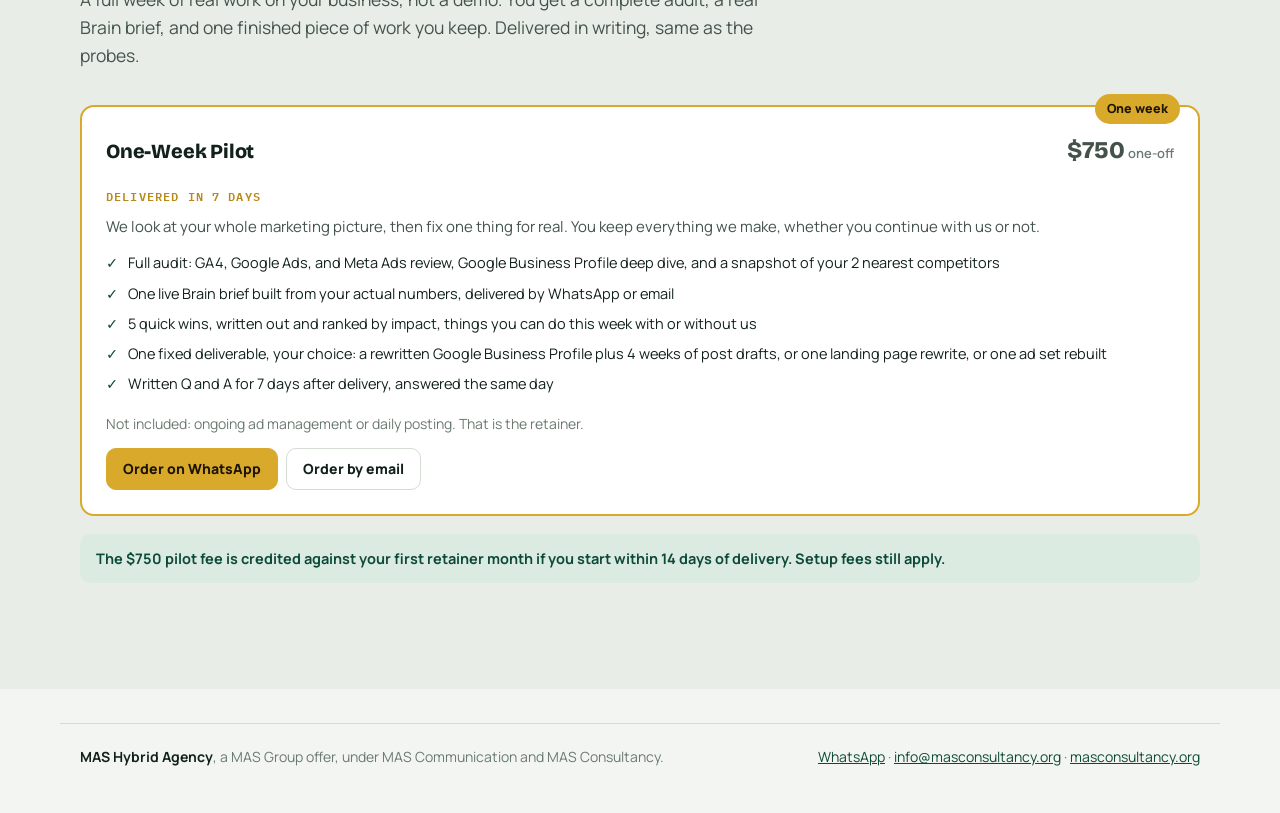
<file: probes.html>
<!doctype html>
<html lang="en">
  <head>
    <meta charset="utf-8" />
    <meta name="viewport" content="width=device-width, initial-scale=1, viewport-fit=cover" />
    <meta name="color-scheme" content="light dark" />
    <link rel="icon" href="data:," />
    <title>Probe Tasks | MAS Hybrid Agency</title>
    <meta name="description" content="Four small fixed price tasks, $99 to $249, plus a $750 one-week pilot. Real work on your business, delivered in writing, no call needed." />
    <link rel="canonical" href="https://agency.masconsultancy.org/probes.html" />
    <meta name="google-site-verification" content="RtVPazd3vLeIZ7rx06zuJCmHE-kzX8Y3AJQsRol6EuU" />
    <!-- Google tag (gtag.js) -->
    <script async src="https://www.googletagmanager.com/gtag/js?id=G-MPVRDQL9S2"></script>
    <script>
      window.dataLayer = window.dataLayer || [];
      function gtag(){dataLayer.push(arguments);}
      gtag('js', new Date());
      gtag('config', 'G-MPVRDQL9S2');
    </script>
    <link rel="preconnect" href="https://fonts.googleapis.com" />
    <link rel="preconnect" href="https://fonts.gstatic.com" crossorigin />
    <link href="https://fonts.googleapis.com/css2?family=Bricolage+Grotesque:opsz,wght@12..96,400;12..96,600;12..96,800&family=Manrope:wght@400;500;600;700;800&family=IBM+Plex+Mono:wght@400;500;600&display=swap" rel="stylesheet" />
    <link rel="stylesheet" href="assets/style.css" />
  </head>
  <body>
    <nav>
      <div class="wrap nav-in">
        <a class="brand" href="index.html">MAS <span>Hybrid</span> Agency</a>
        <button type="button" class="nav-toggle" aria-label="Menu" aria-expanded="false" aria-controls="nav-links"><span></span><span></span><span></span></button>
        <div class="nav-links" id="nav-links">
          <a href="index.html">Home</a>
          <a href="services.html">Services</a>
          <a href="brain.html">The Brain</a>
          <a href="packages.html">Packages</a>
          <a href="probes.html" class="active">Probes</a>
          <a href="how-it-works.html">How It Works</a>
          <a href="start.html" class="btn btn-gold btn-sm" style="color:#1c1503">Start</a>
        </div>
      </div>
    </nav>

    <header class="page-head">
      <div class="wrap">
        <span class="tag">Step 1 · Probe our capability</span>
        <h1>Four small tasks. Real work. No call to start.</h1>
        <p class="lead">Each probe has a fixed price, a fixed deadline, and a result you can judge. Order by WhatsApp or email, answer a short intake form, and the work comes back in writing. The work does the convincing.</p>
      </div>
    </header>

    <section>
      <div class="wrap">
        <div class="probes">
          <article class="probe hot">
            <span class="pill">Start here</span>
            <div class="p-top"><h3>Brain Brief Probe</h3><p class="p-price">$99<small> one-off</small></p></div>
            <p class="turn">Delivered in 48 hours</p>
            <p>One real 08:00 Marketing Brain brief built from your actual numbers, not a demo. See exactly what the daily brief feels like before paying for a month of it.</p>
            <ul>
              <li>You grant view-only access (Meta / Google / GA4) via a secure intake form</li>
              <li>1 full brief: what changed, what it means, top 3 actions in order</li>
              <li>Delivered as a WhatsApp or email message, exactly like the real thing</li>
            </ul>
            <div class="p-ctas">
              <a class="btn btn-gold btn-sm" style="color:#1c1503" href="https://wa.me/8801913876636?text=Hi%20MAS%2C%20I%27d%20like%20the%20Brain%20Brief%20Probe%20(%2499).%20My%20business%20is%3A%20" target="_blank" rel="noopener">Order on WhatsApp</a>
              <a class="btn btn-ghost btn-sm" href="mailto:info@masconsultancy.org?subject=Probe%20order%3A%20Brain%20Brief%20Probe%20(%2499)&amp;body=Hi%20MAS%20team%2C%0A%0AI%27d%20like%20the%20Brain%20Brief%20Probe.%0A%0AMy%20business%3A%20%0AWebsite%3A%20%0AChannels%20I%20use%20(Meta%20%2F%20Google%20%2F%20GA4)%3A%20">Order by email</a>
            </div>
          </article>
          <article class="probe">
            <div class="p-top"><h3>Marketing Audit Probe</h3><p class="p-price">$149<small> one-off</small></p></div>
            <p class="turn">Delivered in 48 hours</p>
            <p>A written audit of your ads, analytics, and Google presence. Where money is leaking and the first three fixes, in priority order. No call to walk through it. The document explains itself.</p>
            <ul>
              <li>GA4, ads account, and Google Business Profile check</li>
              <li>Leak list with estimated impact, ranked</li>
              <li>First 3 fixes written so you (or we) can act the same day</li>
            </ul>
            <div class="p-ctas">
              <a class="btn btn-green btn-sm" href="https://wa.me/8801913876636?text=Hi%20MAS%2C%20I%27d%20like%20the%20Marketing%20Audit%20Probe%20(%24149).%20My%20business%20is%3A%20" target="_blank" rel="noopener">Order on WhatsApp</a>
              <a class="btn btn-ghost btn-sm" href="mailto:info@masconsultancy.org?subject=Probe%20order%3A%20Marketing%20Audit%20Probe%20(%24149)&amp;body=Hi%20MAS%20team%2C%0A%0AI%27d%20like%20the%20Marketing%20Audit%20Probe.%0A%0AMy%20business%3A%20%0AWebsite%3A%20%0AWhat%20I%20most%20want%20checked%3A%20">Order by email</a>
            </div>
          </article>
          <article class="probe">
            <div class="p-top"><h3>Content Probe</h3><p class="p-price">$199<small> one-off</small></p></div>
            <p class="turn">Delivered in 3 days</p>
            <p>Three finished pieces in your brand voice, ready to post. Judge our creative on work made for your business, not a portfolio made for someone else.</p>
            <ul>
              <li>1 short video or reel, edited and captioned</li>
              <li>2 designed posts with captions and hashtags</li>
              <li>1 revision round included, handled by message</li>
            </ul>
            <div class="p-ctas">
              <a class="btn btn-green btn-sm" href="https://wa.me/8801913876636?text=Hi%20MAS%2C%20I%27d%20like%20the%20Content%20Probe%20(%24199).%20My%20business%20is%3A%20" target="_blank" rel="noopener">Order on WhatsApp</a>
              <a class="btn btn-ghost btn-sm" href="mailto:info@masconsultancy.org?subject=Probe%20order%3A%20Content%20Probe%20(%24199)&amp;body=Hi%20MAS%20team%2C%0A%0AI%27d%20like%20the%20Content%20Probe.%0A%0AMy%20business%3A%20%0AWebsite%20%2F%20social%20links%3A%20%0AWhat%20the%203%20pieces%20should%20promote%3A%20">Order by email</a>
            </div>
          </article>
          <article class="probe">
            <div class="p-top"><h3>Ads Fix Probe</h3><p class="p-price">$249<small> one-off</small></p></div>
            <p class="turn">Delivered in 3 days</p>
            <p>Your current Meta or Google campaigns audited and rebuilt on paper. What to pause, what to scale, and two ready to launch ad sets with copy written. You approve by reply. We can launch them for you.</p>
            <ul>
              <li>Campaign by campaign verdict: pause, fix, or scale</li>
              <li>2 new ad sets drafted with copy and audiences</li>
              <li>Budget reallocation plan tied to cost per lead</li>
            </ul>
            <div class="p-ctas">
              <a class="btn btn-green btn-sm" href="https://wa.me/8801913876636?text=Hi%20MAS%2C%20I%27d%20like%20the%20Ads%20Fix%20Probe%20(%24249).%20My%20business%20is%3A%20" target="_blank" rel="noopener">Order on WhatsApp</a>
              <a class="btn btn-ghost btn-sm" href="mailto:info@masconsultancy.org?subject=Probe%20order%3A%20Ads%20Fix%20Probe%20(%24249)&amp;body=Hi%20MAS%20team%2C%0A%0AI%27d%20like%20the%20Ads%20Fix%20Probe.%0A%0AMy%20business%3A%20%0APlatform%20(Meta%20%2F%20Google)%3A%20%0ARough%20monthly%20ad%20spend%3A%20">Order by email</a>
            </div>
          </article>
        </div>
        <p class="probe-credit">Start a retainer within 14 days of your probe delivery and the full probe fee is credited against your first month. The probe is never wasted money. It is the first instalment.</p>
      </div>
    </section>

    <section style="background:var(--bg2)">
      <div class="wrap">
        <div class="sec-head">
          <span class="tag">Step 2 · The deeper test</span>
          <h2>Want more than a probe? Try the one-week pilot.</h2>
          <p>A full week of real work on your business, not a demo. You get a complete audit, a real Brain brief, and one finished piece of work you keep. Delivered in writing, same as the probes.</p>
        </div>
        <div class="probes" style="grid-template-columns:1fr">
          <article class="probe hot">
            <span class="pill">One week</span>
            <div class="p-top"><h3>One-Week Pilot</h3><p class="p-price">$750<small> one-off</small></p></div>
            <p class="turn">Delivered in 7 days</p>
            <p>We look at your whole marketing picture, then fix one thing for real. You keep everything we make, whether you continue with us or not.</p>
            <ul>
              <li>Full audit: GA4, Google Ads, and Meta Ads review, Google Business Profile deep dive, and a snapshot of your 2 nearest competitors</li>
              <li>One live Brain brief built from your actual numbers, delivered by WhatsApp or email</li>
              <li>5 quick wins, written out and ranked by impact, things you can do this week with or without us</li>
              <li>One fixed deliverable, your choice: a rewritten Google Business Profile plus 4 weeks of post drafts, or one landing page rewrite, or one ad set rebuilt</li>
              <li>Written Q and A for 7 days after delivery, answered the same day</li>
            </ul>
            <p style="font-size:14px;color:var(--ink3)">Not included: ongoing ad management or daily posting. That is the retainer.</p>
            <div class="p-ctas">
              <a class="btn btn-gold btn-sm" style="color:#1c1503" href="https://wa.me/8801913876636?text=Hi%20MAS%2C%20I%27d%20like%20the%20one-week%20Pilot%20(%24750).%20My%20business%20is%3A%20" target="_blank" rel="noopener">Order on WhatsApp</a>
              <a class="btn btn-ghost btn-sm" href="mailto:info@masconsultancy.org?subject=Probe%20order%3A%20One-week%20Pilot%20(%24750)&amp;body=Hi%20MAS%20team%2C%0A%0AI%27d%20like%20the%20one-week%20Pilot.%0A%0AMy%20business%3A%20%0AWebsite%3A%20%0AThe%20fixed%20deliverable%20I%20want%20(Google%20profile%20rewrite%20%2F%20landing%20page%20rewrite%20%2F%20ad%20set%20rebuild)%3A%20">Order by email</a>
            </div>
          </article>
        </div>
        <p class="probe-credit">The $750 pilot fee is credited against your first retainer month if you start within 14 days of delivery. Setup fees still apply.</p>
      </div>
    </section>

    <footer>
      <div class="wrap foot">
        <span><b style="color:var(--ink)">MAS Hybrid Agency</b>, a MAS Group offer, under MAS Communication and MAS Consultancy.</span>
        <span><a href="https://api.whatsapp.com/send/?phone=8801913876636" target="_blank" rel="noopener">WhatsApp</a> · <a href="mailto:info@masconsultancy.org">info@masconsultancy.org</a> · <a href="https://masconsultancy.org" target="_blank" rel="noopener">masconsultancy.org</a></span>
      </div>
    </footer>

    <script src="assets/main.js"></script>
  </body>
</html>
</file>
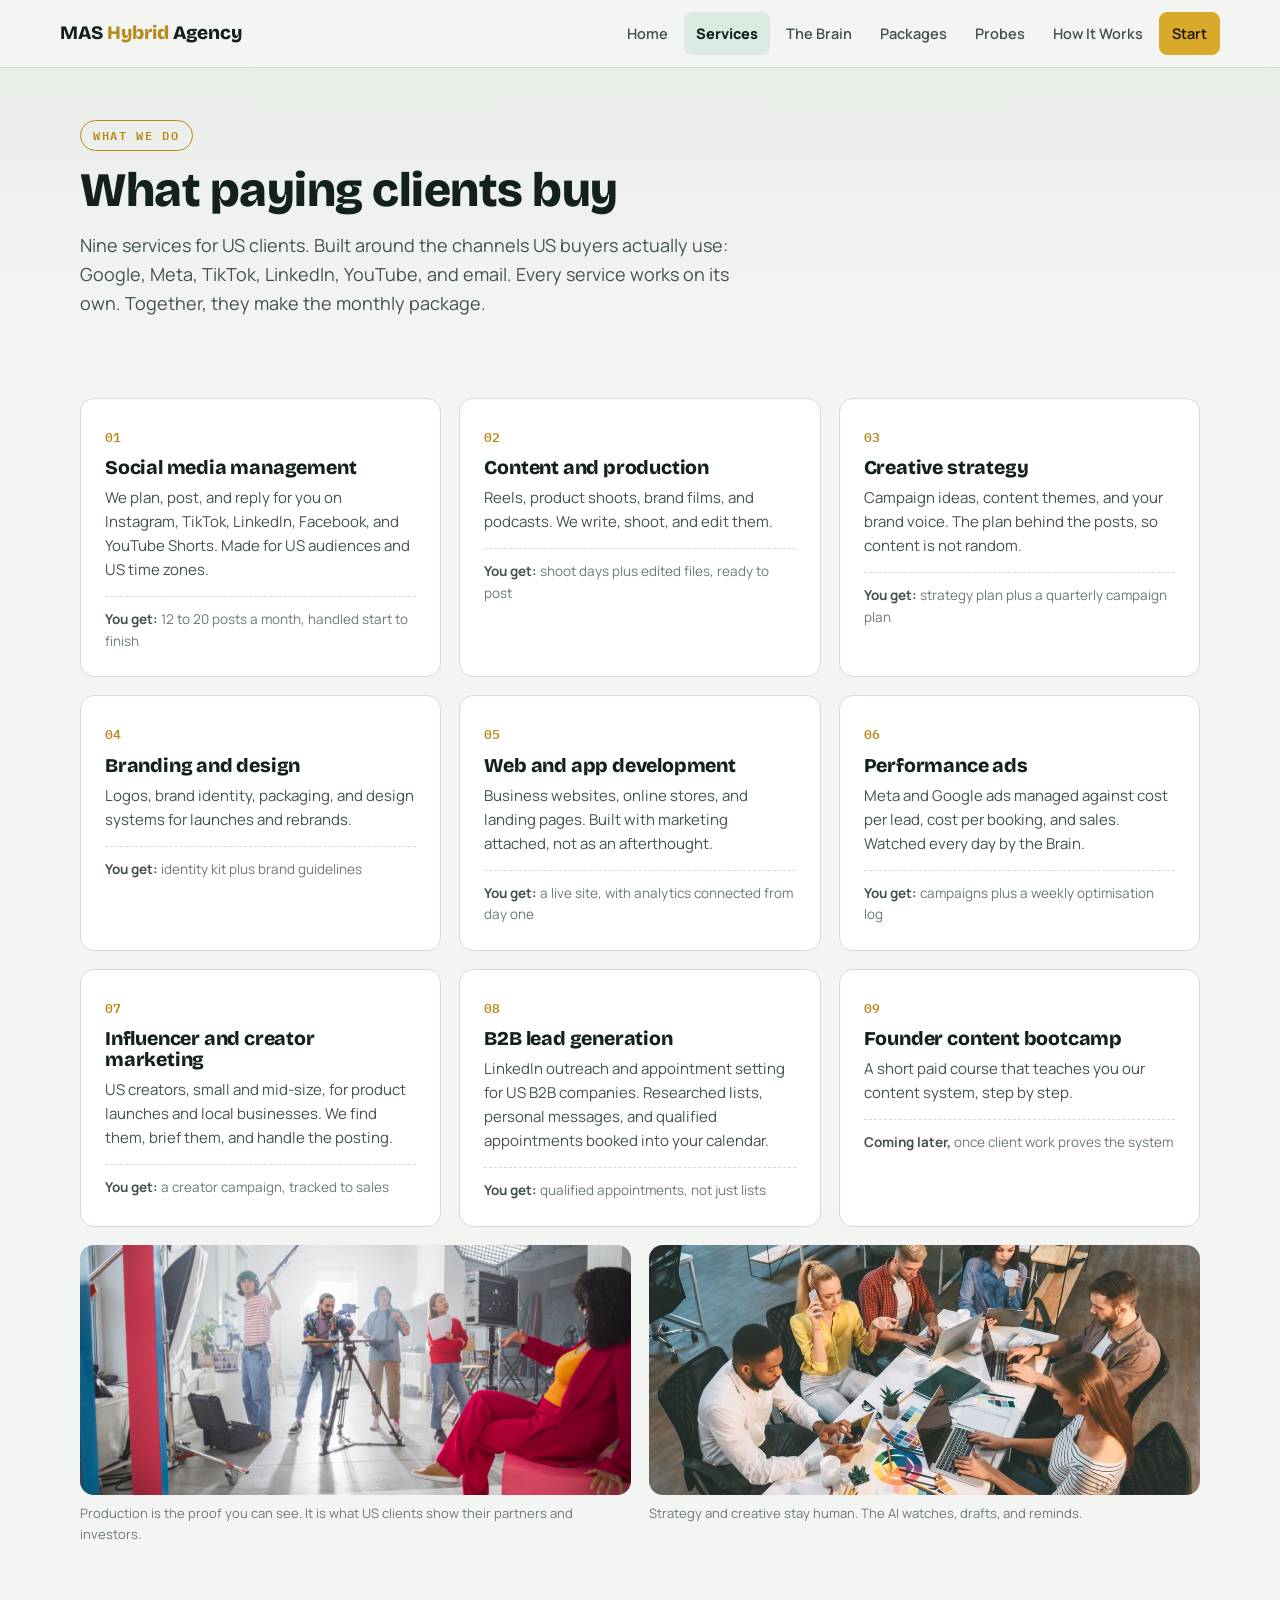
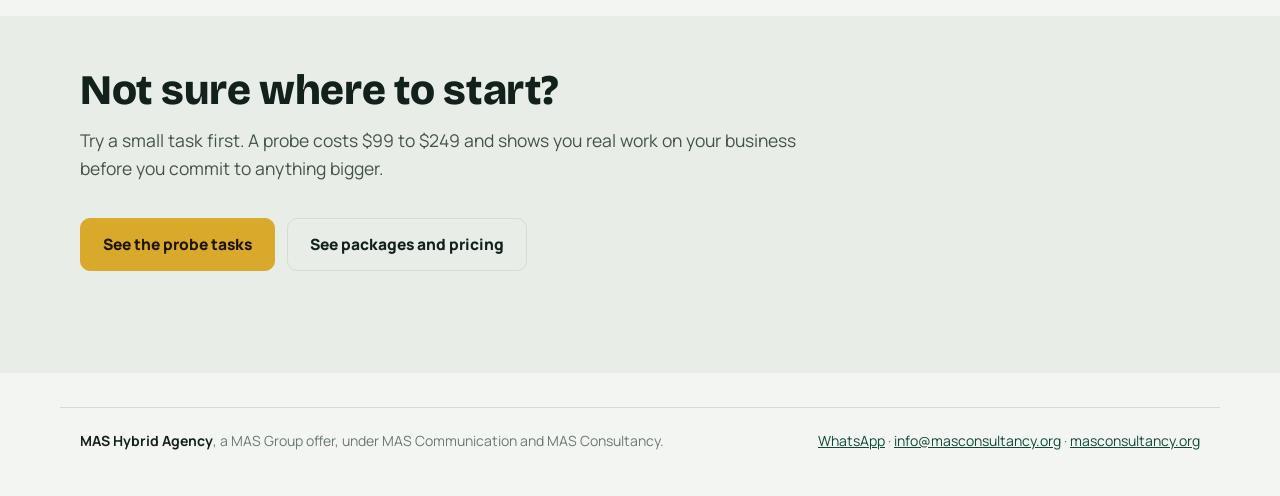
<file: services.html>
<!doctype html>
<html lang="en">
  <head>
    <meta charset="utf-8" />
    <meta name="viewport" content="width=device-width, initial-scale=1, viewport-fit=cover" />
    <meta name="color-scheme" content="light dark" />
    <link rel="icon" href="data:," />
    <title>Services | MAS Hybrid Agency</title>
    <meta name="description" content="Nine marketing services for US businesses: social media, content, ads, branding, web, lead generation, and more. Every service works on its own." />
    <link rel="canonical" href="https://agency.masconsultancy.org/services.html" />
    <meta name="google-site-verification" content="RtVPazd3vLeIZ7rx06zuJCmHE-kzX8Y3AJQsRol6EuU" />
    <!-- Google tag (gtag.js) -->
    <script async src="https://www.googletagmanager.com/gtag/js?id=G-MPVRDQL9S2"></script>
    <script>
      window.dataLayer = window.dataLayer || [];
      function gtag(){dataLayer.push(arguments);}
      gtag('js', new Date());
      gtag('config', 'G-MPVRDQL9S2');
    </script>
    <link rel="preconnect" href="https://fonts.googleapis.com" />
    <link rel="preconnect" href="https://fonts.gstatic.com" crossorigin />
    <link href="https://fonts.googleapis.com/css2?family=Bricolage+Grotesque:opsz,wght@12..96,400;12..96,600;12..96,800&family=Manrope:wght@400;500;600;700;800&family=IBM+Plex+Mono:wght@400;500;600&display=swap" rel="stylesheet" />
    <link rel="stylesheet" href="assets/style.css" />
  </head>
  <body>
    <nav>
      <div class="wrap nav-in">
        <a class="brand" href="index.html">MAS <span>Hybrid</span> Agency</a>
        <button type="button" class="nav-toggle" aria-label="Menu" aria-expanded="false" aria-controls="nav-links"><span></span><span></span><span></span></button>
        <div class="nav-links" id="nav-links">
          <a href="index.html">Home</a>
          <a href="services.html" class="active">Services</a>
          <a href="brain.html">The Brain</a>
          <a href="packages.html">Packages</a>
          <a href="probes.html">Probes</a>
          <a href="how-it-works.html">How It Works</a>
          <a href="start.html" class="btn btn-gold btn-sm" style="color:#1c1503">Start</a>
        </div>
      </div>
    </nav>

    <header class="page-head">
      <div class="wrap">
        <span class="tag">What we do</span>
        <h1>What paying clients buy</h1>
        <p class="lead">Nine services for US clients. Built around the channels US buyers actually use: Google, Meta, TikTok, LinkedIn, YouTube, and email. Every service works on its own. Together, they make the monthly package.</p>
      </div>
    </header>

    <section>
      <div class="wrap">
        <div class="services">
          <article class="svc"><span class="num">01</span><h3>Social media management</h3><p>We plan, post, and reply for you on Instagram, TikTok, LinkedIn, Facebook, and YouTube Shorts. Made for US audiences and US time zones.</p><p class="deliver"><b>You get:</b> 12 to 20 posts a month, handled start to finish</p></article>
          <article class="svc"><span class="num">02</span><h3>Content and production</h3><p>Reels, product shoots, brand films, and podcasts. We write, shoot, and edit them.</p><p class="deliver"><b>You get:</b> shoot days plus edited files, ready to post</p></article>
          <article class="svc"><span class="num">03</span><h3>Creative strategy</h3><p>Campaign ideas, content themes, and your brand voice. The plan behind the posts, so content is not random.</p><p class="deliver"><b>You get:</b> strategy plan plus a quarterly campaign plan</p></article>
          <article class="svc"><span class="num">04</span><h3>Branding and design</h3><p>Logos, brand identity, packaging, and design systems for launches and rebrands.</p><p class="deliver"><b>You get:</b> identity kit plus brand guidelines</p></article>
          <article class="svc"><span class="num">05</span><h3>Web and app development</h3><p>Business websites, online stores, and landing pages. Built with marketing attached, not as an afterthought.</p><p class="deliver"><b>You get:</b> a live site, with analytics connected from day one</p></article>
          <article class="svc"><span class="num">06</span><h3>Performance ads</h3><p>Meta and Google ads managed against cost per lead, cost per booking, and sales. Watched every day by the Brain.</p><p class="deliver"><b>You get:</b> campaigns plus a weekly optimisation log</p></article>
          <article class="svc"><span class="num">07</span><h3>Influencer and creator marketing</h3><p>US creators, small and mid-size, for product launches and local businesses. We find them, brief them, and handle the posting.</p><p class="deliver"><b>You get:</b> a creator campaign, tracked to sales</p></article>
          <article class="svc"><span class="num">08</span><h3>B2B lead generation</h3><p>LinkedIn outreach and appointment setting for US B2B companies. Researched lists, personal messages, and qualified appointments booked into your calendar.</p><p class="deliver"><b>You get:</b> qualified appointments, not just lists</p></article>
          <article class="svc"><span class="num">09</span><h3>Founder content bootcamp</h3><p>A short paid course that teaches you our content system, step by step.</p><p class="deliver"><b>Coming later,</b> once client work proves the system</p></article>
        </div>
        <div class="duo">
          <figure>
            <img src="[data-uri]" alt="A product video shoot in progress, camera filming items on a studio table" loading="lazy" />
            <figcaption>Production is the proof you can see. It is what US clients show their partners and investors.</figcaption>
          </figure>
          <figure>
            <img src="[data-uri]" alt="A creative team collaborating around a table with laptops and design materials" loading="lazy" />
            <figcaption>Strategy and creative stay human. The AI watches, drafts, and reminds.</figcaption>
          </figure>
        </div>
      </div>
    </section>

    <section style="background:var(--bg2);padding-top:52px">
      <div class="wrap">
        <div class="sec-head">
          <h2>Not sure where to start?</h2>
          <p>Try a small task first. A probe costs $99 to $249 and shows you real work on your business before you commit to anything bigger.</p>
        </div>
        <div class="hero-ctas">
          <a class="btn btn-gold" href="probes.html">See the probe tasks</a>
          <a class="btn btn-ghost" href="packages.html">See packages and pricing</a>
        </div>
      </div>
    </section>

    <footer>
      <div class="wrap foot">
        <span><b style="color:var(--ink)">MAS Hybrid Agency</b>, a MAS Group offer, under MAS Communication and MAS Consultancy.</span>
        <span><a href="https://api.whatsapp.com/send/?phone=8801913876636" target="_blank" rel="noopener">WhatsApp</a> · <a href="mailto:info@masconsultancy.org">info@masconsultancy.org</a> · <a href="https://masconsultancy.org" target="_blank" rel="noopener">masconsultancy.org</a></span>
      </div>
    </footer>

    <script src="assets/main.js"></script>
  </body>
</html>
</file>
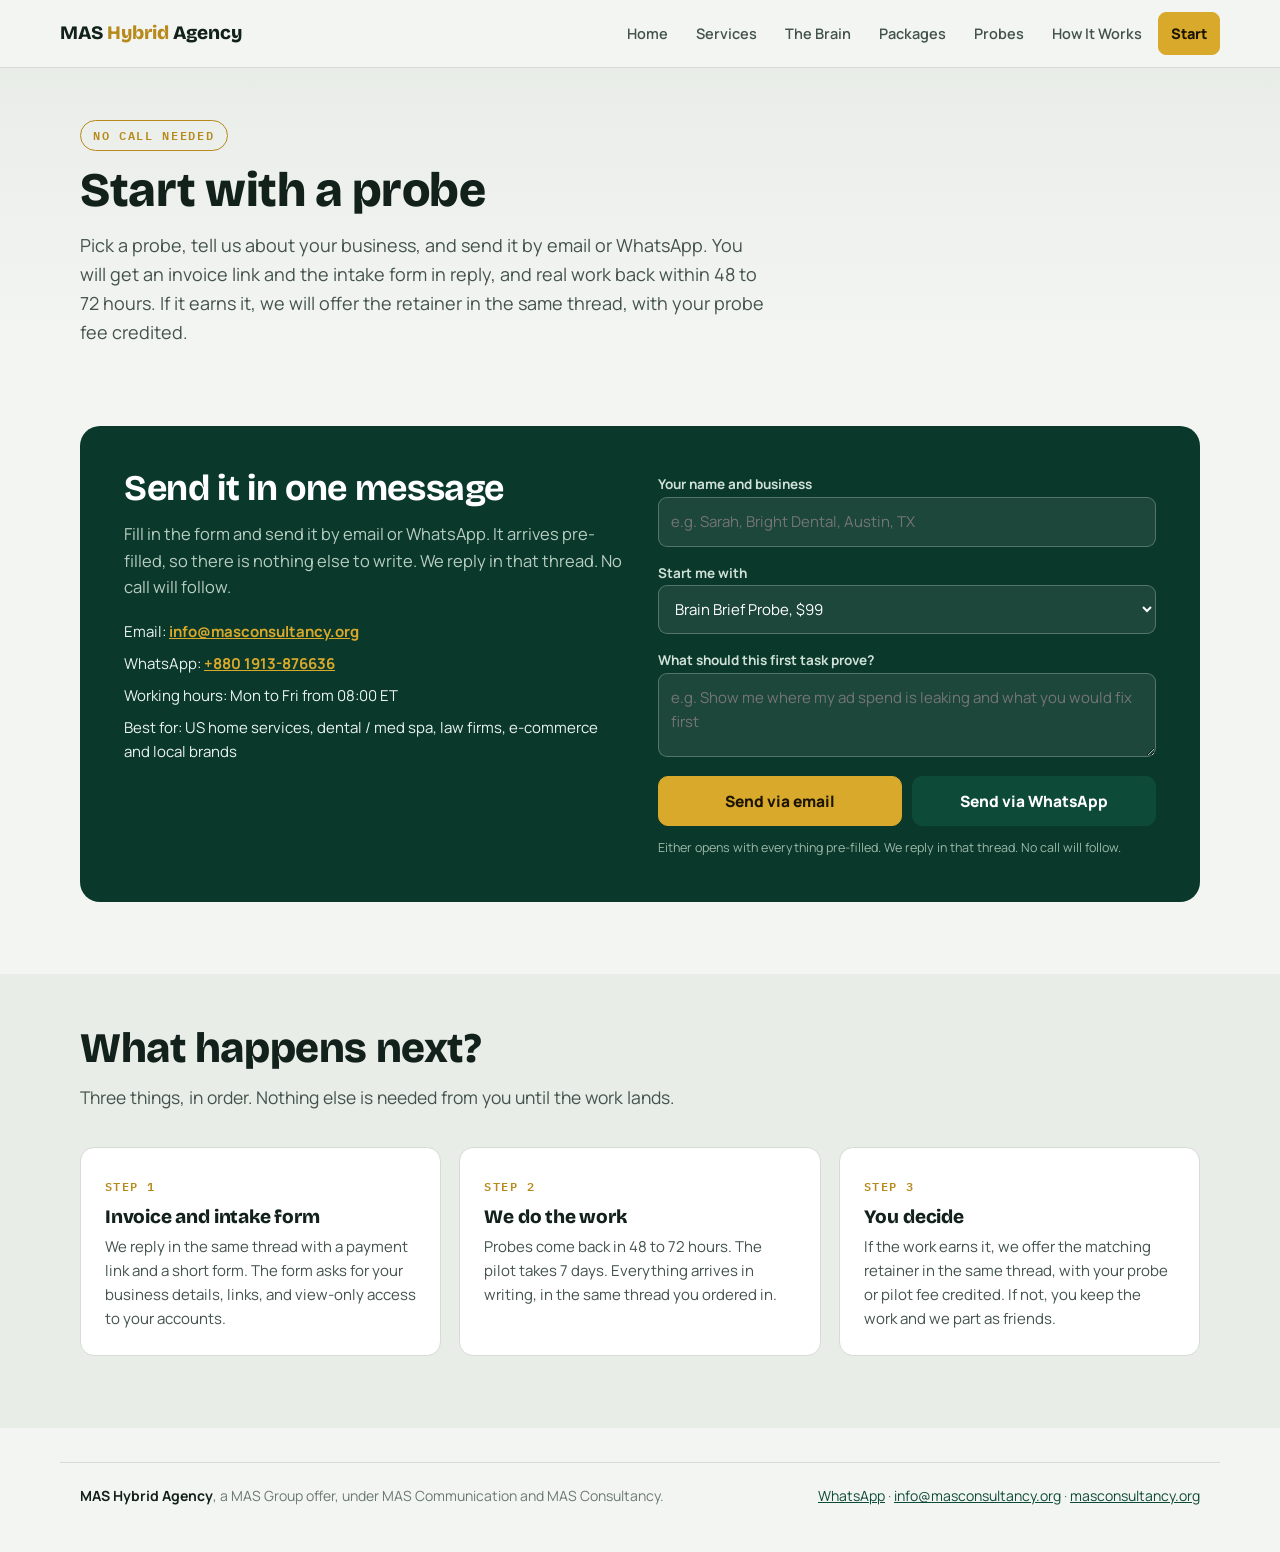
<file: start.html>
<!doctype html>
<html lang="en">
  <head>
    <meta charset="utf-8" />
    <meta name="viewport" content="width=device-width, initial-scale=1, viewport-fit=cover" />
    <meta name="color-scheme" content="light dark" />
    <link rel="icon" href="data:," />
    <title>Start | MAS Hybrid Agency</title>
    <meta name="description" content="Start with a probe. Pick a task, tell us about your business, and send it by WhatsApp or email. Real work back in 48 to 72 hours." />
    <link rel="canonical" href="https://agency.masconsultancy.org/start.html" />
    <meta name="google-site-verification" content="RtVPazd3vLeIZ7rx06zuJCmHE-kzX8Y3AJQsRol6EuU" />
    <!-- Google tag (gtag.js) -->
    <script async src="https://www.googletagmanager.com/gtag/js?id=G-MPVRDQL9S2"></script>
    <script>
      window.dataLayer = window.dataLayer || [];
      function gtag(){dataLayer.push(arguments);}
      gtag('js', new Date());
      gtag('config', 'G-MPVRDQL9S2');
    </script>
    <link rel="preconnect" href="https://fonts.googleapis.com" />
    <link rel="preconnect" href="https://fonts.gstatic.com" crossorigin />
    <link href="https://fonts.googleapis.com/css2?family=Bricolage+Grotesque:opsz,wght@12..96,400;12..96,600;12..96,800&family=Manrope:wght@400;500;600;700;800&family=IBM+Plex+Mono:wght@400;500;600&display=swap" rel="stylesheet" />
    <link rel="stylesheet" href="assets/style.css" />
  </head>
  <body>
    <nav>
      <div class="wrap nav-in">
        <a class="brand" href="index.html">MAS <span>Hybrid</span> Agency</a>
        <button type="button" class="nav-toggle" aria-label="Menu" aria-expanded="false" aria-controls="nav-links"><span></span><span></span><span></span></button>
        <div class="nav-links" id="nav-links">
          <a href="index.html">Home</a>
          <a href="services.html">Services</a>
          <a href="brain.html">The Brain</a>
          <a href="packages.html">Packages</a>
          <a href="probes.html">Probes</a>
          <a href="how-it-works.html">How It Works</a>
          <a href="start.html" class="btn btn-gold btn-sm active" style="color:#1c1503">Start</a>
        </div>
      </div>
    </nav>

    <header class="page-head">
      <div class="wrap">
        <span class="tag">No call needed</span>
        <h1>Start with a probe</h1>
        <p class="lead">Pick a probe, tell us about your business, and send it by email or WhatsApp. You will get an invoice link and the intake form in reply, and real work back within 48 to 72 hours. If it earns it, we will offer the retainer in the same thread, with your probe fee credited.</p>
      </div>
    </header>

    <section>
      <div class="wrap">
        <div class="cta-sec">
          <div class="cta-grid">
            <div>
              <h2>Send it in one message</h2>
              <p>Fill in the form and send it by email or WhatsApp. It arrives pre-filled, so there is nothing else to write. We reply in that thread. No call will follow.</p>
              <div class="direct">
                <span>Email: <a href="mailto:info@masconsultancy.org">info@masconsultancy.org</a></span>
                <span>WhatsApp: <a href="https://wa.me/8801913876636" target="_blank" rel="noopener">+880 1913-876636</a></span>
                <span>Working hours: Mon to Fri from 08:00 ET</span>
                <span>Best for: US home services, dental / med spa, law firms, e-commerce and local brands</span>
              </div>
            </div>
            <form class="cta-form" id="lead-form">
              <div>
                <label for="f-name">Your name and business</label>
                <input id="f-name" type="text" placeholder="e.g. Sarah, Bright Dental, Austin, TX" autocomplete="name" />
              </div>
              <div>
                <label for="f-interest">Start me with</label>
                <select id="f-interest">
                  <option>Brain Brief Probe, $99</option>
                  <option>Marketing Audit Probe, $149</option>
                  <option>Content Probe, $199</option>
                  <option>Ads Fix Probe, $249</option>
                  <option>One-week Pilot, $750</option>
                  <option>Skip the probe, talk retainers (still by message)</option>
                </select>
              </div>
              <div>
                <label for="f-goal">What should this first task prove?</label>
                <textarea id="f-goal" placeholder="e.g. Show me where my ad spend is leaking and what you would fix first"></textarea>
              </div>
              <div style="display:flex;gap:10px;flex-wrap:wrap">
                <button type="submit" class="btn btn-gold" style="color:#1c1503;flex:1">Send via email</button>
                <button type="button" class="btn btn-green" id="f-wa" style="flex:1">Send via WhatsApp</button>
              </div>
              <p style="font-size:12.5px;color:#9db8a9">Either opens with everything pre-filled. We reply in that thread. No call will follow.</p>
            </form>
          </div>
        </div>
      </div>
    </section>

    <section style="background:var(--bg2);padding-top:52px">
      <div class="wrap">
        <div class="sec-head">
          <h2>What happens next?</h2>
          <p>Three things, in order. Nothing else is needed from you until the work lands.</p>
        </div>
        <div class="funnel">
          <div class="step"><span class="s-num">Step 1</span><h3>Invoice and intake form</h3><p>We reply in the same thread with a payment link and a short form. The form asks for your business details, links, and view-only access to your accounts.</p></div>
          <div class="step"><span class="s-num">Step 2</span><h3>We do the work</h3><p>Probes come back in 48 to 72 hours. The pilot takes 7 days. Everything arrives in writing, in the same thread you ordered in.</p></div>
          <div class="step"><span class="s-num">Step 3</span><h3>You decide</h3><p>If the work earns it, we offer the matching retainer in the same thread, with your probe or pilot fee credited. If not, you keep the work and we part as friends.</p></div>
        </div>
      </div>
    </section>

    <footer>
      <div class="wrap foot">
        <span><b style="color:var(--ink)">MAS Hybrid Agency</b>, a MAS Group offer, under MAS Communication and MAS Consultancy.</span>
        <span><a href="https://api.whatsapp.com/send/?phone=8801913876636" target="_blank" rel="noopener">WhatsApp</a> · <a href="mailto:info@masconsultancy.org">info@masconsultancy.org</a> · <a href="https://masconsultancy.org" target="_blank" rel="noopener">masconsultancy.org</a></span>
      </div>
    </footer>

    <script src="assets/main.js"></script>
    <script src="assets/start.js"></script>
  </body>
</html>
</file>
<file: assets/style.css>
button, [role="button"], select, summary, input:not([type="checkbox"], [type="radio"]) { min-height: 2rem; }
      * { box-sizing: border-box; }
      :root{
        --bg:#f3f5f2; --bg2:#e9ede8; --surface:#ffffff; --surface2:#eef1ec;
        --ink:#12211b; --ink2:#43534b; --ink3:#6b7a71;
        --line:#d5dcd4;
        --green:#0d4a38; --green2:#0a382b; --green-soft:#dcebe2;
        --gold:#b8891b; --gold2:#d9a92c; --gold-soft:#f4e8c8;
        --wa:#e7f6ec; --wa-head:#075e54; --wa-bubble:#ffffff;
        --shadow:0 18px 44px rgba(13,46,35,.13);
        --radius:14px;
      }
      @media (prefers-color-scheme: dark){
        :root{
          --bg:#0a120f; --bg2:#0e1713; --surface:#121d18; --surface2:#16241e;
          --ink:#e9efeb; --ink2:#aebdb4; --ink3:#7e9186;
          --line:#24352d;
          --green:#2f9e77; --green2:#0d4a38; --green-soft:#173528;
          --gold:#d9a92c; --gold2:#e8bc4a; --gold-soft:#2e2712;
          --wa:#0b141a; --wa-head:#1f2c34; --wa-bubble:#1f2c34;
          --shadow:0 18px 44px rgba(0,0,0,.45);
        }
      }
      html{scroll-behavior:smooth}
      body{margin:0;background:var(--bg);color:var(--ink);font-family:"Manrope",system-ui,sans-serif;font-size:16.5px;line-height:1.6;-webkit-font-smoothing:antialiased}
      h1,h2,h3{font-family:"Bricolage Grotesque","Manrope",sans-serif;line-height:1.08;margin:0;letter-spacing:-.01em}
      p{margin:0}
      a{color:var(--green)}
      .mono{font-family:"IBM Plex Mono",monospace}
      .wrap{max-width:1160px;margin:0 auto;padding:0 20px}
      section{padding:72px 0}
      .sec-head{max-width:720px;margin-bottom:36px}
      .sec-head h2{font-size:clamp(28px,4.4vw,42px);font-weight:800;margin-bottom:12px}
      .sec-head p{color:var(--ink2);font-size:17.5px}
      .tag{display:inline-block;font-family:"IBM Plex Mono",monospace;font-size:12px;font-weight:600;letter-spacing:.14em;text-transform:uppercase;color:var(--gold);border:1px solid var(--gold);border-radius:999px;padding:5px 12px;margin-bottom:16px}

      /* Nav */
      nav{position:sticky;top:0;z-index:50;background:color-mix(in srgb,var(--bg) 88%, transparent);backdrop-filter:blur(10px);border-bottom:1px solid var(--line)}
      .nav-in{display:flex;align-items:center;gap:18px;padding:12px 0;flex-wrap:wrap}
      .brand{font-family:"Bricolage Grotesque",sans-serif;font-weight:800;font-size:19px;color:var(--ink);text-decoration:none}
      .brand span{color:var(--gold)}
      .nav-links{display:flex;gap:4px;flex-wrap:wrap;margin-left:auto}
      .nav-links a{color:var(--ink2);text-decoration:none;font-weight:600;font-size:14.5px;padding:9px 12px;border-radius:8px;min-height:36px;display:inline-flex;align-items:center}
      .nav-links a:hover{color:var(--ink);background:var(--surface2)}
      .nav-links a.active{color:var(--ink);background:var(--green-soft);font-weight:800}
      .nav-links a.active:hover{background:var(--green-soft)}
      .nav-links a.btn.active{background:var(--gold2)}
      .nav-toggle{display:none;background:none;border:1.5px solid var(--line);border-radius:9px;width:44px;height:44px;cursor:pointer;margin-left:auto;align-items:center;justify-content:center;flex-direction:column;gap:5px;flex:none}
      .nav-toggle span{display:block;width:20px;height:2px;background:var(--ink);border-radius:2px}
      .nav-toggle[aria-expanded="true"] span:nth-child(1){transform:translateY(7px) rotate(45deg)}
      .nav-toggle[aria-expanded="true"] span:nth-child(2){opacity:0}
      .nav-toggle[aria-expanded="true"] span:nth-child(3){transform:translateY(-7px) rotate(-45deg)}
      .btn{display:inline-flex;align-items:center;justify-content:center;gap:8px;border-radius:10px;padding:13px 22px;font-weight:800;font-size:15.5px;text-decoration:none;border:1.5px solid transparent;cursor:pointer;min-height:48px;font-family:inherit}
      .btn-gold{background:var(--gold2);color:#1c1503;border-color:var(--gold2)}
      .btn-gold:hover{background:var(--gold)}
      .btn-green{background:var(--green);color:#fff;border-color:var(--green)}
      @media (prefers-color-scheme: dark){.btn-green{background:var(--green);color:#06110c}}
      .btn-ghost{background:transparent;color:var(--ink);border-color:var(--line)}
      .btn-ghost:hover{border-color:var(--ink3)}
      .btn-sm{padding:9px 16px;min-height:40px;font-size:14px}

      /* Hero */
      .hero{padding:56px 0 64px;background:linear-gradient(180deg,var(--bg2),var(--bg))}
      .hero-grid{display:grid;grid-template-columns:1.05fr .95fr;gap:44px;align-items:center}
      .hero h1{font-size:clamp(36px,5.6vw,58px);font-weight:800;margin-bottom:18px}
      .hero h1 em{font-style:normal;color:var(--green);border-bottom:5px solid var(--gold2)}
      .hero .lead{font-size:19px;color:var(--ink2);margin-bottom:28px;max-width:34em}
      .hero-ctas{display:flex;gap:12px;flex-wrap:wrap;margin-bottom:30px}
      .hero-points{display:grid;gap:10px}
      .hero-points li{list-style:none;display:flex;gap:10px;font-weight:600;font-size:15.5px}
      .hero-points ul{margin:0;padding:0;display:grid;gap:10px}
      .tick{flex:none;width:22px;height:22px;border-radius:50%;background:var(--green-soft);color:var(--green);display:inline-flex;align-items:center;justify-content:center;font-size:13px;font-weight:800;margin-top:2px}
      .hero-media{position:relative}
      .hero-media img{width:100%;height:100%;max-height:520px;object-fit:cover;border-radius:18px;box-shadow:var(--shadow);display:block}
      .hero-card{position:absolute;left:14px;bottom:14px;right:14px;background:var(--surface);border:1px solid var(--line);border-radius:12px;padding:14px 16px;box-shadow:var(--shadow)}
      .hero-card .mono{font-size:11.5px;color:var(--gold);letter-spacing:.1em;text-transform:uppercase;font-weight:600}
      .hero-card p{font-weight:700;font-size:15px;margin-top:3px}
      .stat-strip{display:grid;grid-template-columns:repeat(4,1fr);gap:1px;background:var(--line);border:1px solid var(--line);border-radius:var(--radius);overflow:hidden;margin-top:52px}
      .stat{background:var(--surface);padding:20px 18px}
      .stat b{display:block;font-family:"Bricolage Grotesque",sans-serif;font-size:27px;font-weight:800}
      .stat span{color:var(--ink2);font-size:13.5px;font-weight:600}

      /* Models */
      .models{display:grid;grid-template-columns:minmax(0,780px);justify-content:center;gap:18px}
      .model{background:var(--surface);border:1px solid var(--line);border-radius:var(--radius);padding:26px;display:flex;flex-direction:column}
      .model.mas{border:2px solid var(--gold2);position:relative}
      .model .m-tag{font-family:"IBM Plex Mono",monospace;font-size:11.5px;letter-spacing:.12em;text-transform:uppercase;font-weight:600;margin-bottom:10px}
      .model.trifid .m-tag{color:var(--ink3)} .model.nas .m-tag{color:var(--ink3)} .model.mas .m-tag{color:var(--gold)}
      .model h3{font-size:23px;font-weight:800;margin-bottom:8px}
      .model .sub{color:var(--ink2);font-size:15px;margin-bottom:16px}
      .model ul{margin:0 0 18px;padding:0;list-style:none;display:grid;gap:9px;font-size:15px}
      .model ul li{padding-left:20px;position:relative}
      .model ul li::before{content:"–";position:absolute;left:0;color:var(--gold);font-weight:800}
      .model .verdict{margin-top:auto;background:var(--surface2);border-radius:10px;padding:13px 15px;font-size:14.5px;font-weight:600}
      .model .src{font-size:13px;margin-top:12px}
      .pill{position:absolute;top:-13px;right:18px;background:var(--gold2);color:#1c1503;font-weight:800;font-size:12.5px;padding:5px 12px;border-radius:999px}

      /* Services */
      .services{display:grid;grid-template-columns:repeat(3,1fr);gap:18px}
      .svc{background:var(--surface);border:1px solid var(--line);border-radius:var(--radius);padding:24px}
      .svc .num{font-family:"IBM Plex Mono",monospace;color:var(--gold);font-weight:600;font-size:13px}
      .svc h3{font-size:19.5px;font-weight:800;margin:8px 0 8px}
      .svc p{color:var(--ink2);font-size:15px}
      .svc .deliver{margin-top:14px;padding-top:12px;border-top:1px dashed var(--line);font-size:13.5px;color:var(--ink3)}
      .svc .deliver b{color:var(--ink2)}
      .duo{display:grid;grid-template-columns:1fr 1fr;gap:18px;margin-top:18px}
      .duo figure{margin:0}
      .duo img{width:100%;height:250px;object-fit:cover;border-radius:var(--radius);display:block}
      .duo figcaption{font-size:13px;color:var(--ink3);margin-top:8px}

      /* Brain */
      .brain-sec{background:var(--green2);color:#eaf3ee}
      .brain-sec .sec-head p{color:#b9cec2}
      .brain-sec .tag{color:var(--gold2);border-color:var(--gold2)}
      .flow{display:grid;grid-template-columns:1fr auto 1fr auto 1fr;gap:14px;align-items:stretch;margin-bottom:40px}
      .flow-box{background:rgba(255,255,255,.06);border:1px solid rgba(255,255,255,.16);border-radius:var(--radius);padding:20px}
      .flow-box h3{font-size:17px;margin-bottom:10px;color:#fff}
      .flow-box ul{margin:0;padding:0;list-style:none;display:grid;gap:6px;font-size:14.5px;color:#cfe0d6}
      .flow-arrow{display:flex;align-items:center;font-size:24px;color:var(--gold2);font-weight:800}
      .agents{display:grid;grid-template-columns:repeat(3,1fr);gap:14px;margin-bottom:44px}
      .agent{background:rgba(255,255,255,.06);border:1px solid rgba(255,255,255,.16);border-radius:12px;padding:18px}
      .agent h4{margin:0 0 6px;font-size:16px;font-family:"Bricolage Grotesque",sans-serif;color:#fff}
      .agent p{font-size:14px;color:#c4d6ca}
      .agent .freq{font-family:"IBM Plex Mono",monospace;font-size:11.5px;color:var(--gold2);letter-spacing:.08em;text-transform:uppercase}

      /* Demo */
      .demo{display:grid;grid-template-columns:1fr 1fr;gap:26px;align-items:start}
      .demo-panel{background:var(--surface);color:var(--ink);border-radius:var(--radius);padding:26px}
      .demo-panel h3{font-size:21px;margin-bottom:6px}
      .demo-panel .hint{color:var(--ink2);font-size:14.5px;margin-bottom:18px}
      .field{margin-bottom:16px}
      .field label{display:block;font-weight:700;font-size:14px;margin-bottom:7px}
      .field select,.field input{width:100%;padding:11px 12px;border:1.5px solid var(--line);border-radius:9px;background:var(--surface);color:var(--ink);font:inherit;font-size:15px;min-height:46px}
      .chips{display:flex;flex-wrap:wrap;gap:8px}
      .chip{border:1.5px solid var(--line);background:var(--surface);color:var(--ink2);border-radius:999px;padding:9px 15px;font-weight:700;font-size:14px;cursor:pointer;min-height:40px;font-family:inherit}
      .chip[aria-pressed="true"]{background:var(--green);border-color:var(--green);color:#fff}
      @media (prefers-color-scheme: dark){.chip[aria-pressed="true"]{color:#06110c}}
      .phone{background:var(--wa);border-radius:22px;overflow:hidden;border:1px solid rgba(0,0,0,.25);box-shadow:var(--shadow);max-width:420px;margin:0 auto;width:100%}
      .phone-head{background:var(--wa-head);color:#fff;padding:14px 18px;display:flex;gap:12px;align-items:center}
      .avatar{width:38px;height:38px;border-radius:50%;background:var(--gold2);color:#1c1503;font-weight:800;display:flex;align-items:center;justify-content:center;font-family:"Bricolage Grotesque",sans-serif;flex:none}
      .phone-head b{display:block;font-size:15.5px;line-height:1.25}
      .phone-head span{font-size:12.5px;opacity:.85}
      .phone-body{padding:18px 14px 22px;display:grid;gap:10px;min-height:340px}
      .bubble{background:var(--wa-bubble);border-radius:10px;padding:12px 14px;font-size:14.5px;line-height:1.55;box-shadow:0 1px 2px rgba(0,0,0,.13);color:var(--ink)}
      @media (prefers-color-scheme: dark){.bubble{color:#e9efeb}}
      .bubble b{color:var(--green)}
      @media (prefers-color-scheme: dark){.bubble b{color:var(--gold2)}}
      .bubble .time{display:block;text-align:right;font-size:11px;color:var(--ink3);margin-top:5px}
      .bubble ul{margin:6px 0 0;padding-left:18px}
      .bubble li{margin-bottom:4px}
      .demo-note{font-size:12.5px;color:#9db8a9;text-align:center;margin-top:12px}

      /* Probes */
      .probes{display:grid;grid-template-columns:1fr 1fr;gap:18px;margin-bottom:18px}
      .probe{background:var(--surface);border:1px solid var(--line);border-radius:var(--radius);padding:24px;display:flex;flex-direction:column}
      .probe.hot{border:2px solid var(--gold2);position:relative}
      .probe .p-top{display:flex;justify-content:space-between;align-items:baseline;gap:12px;margin-bottom:6px}
      .probe h3{font-size:20px;font-weight:800}
      .probe .p-price{font-family:"Bricolage Grotesque",sans-serif;font-size:24px;font-weight:800;white-space:nowrap}
      .probe .p-price small{font-size:13px;color:var(--ink3);font-family:"Manrope",sans-serif;font-weight:600}
      .probe .turn{font-family:"IBM Plex Mono",monospace;font-size:11.5px;letter-spacing:.1em;text-transform:uppercase;color:var(--gold);font-weight:600;margin-bottom:10px}
      .probe p{color:var(--ink2);font-size:15px;margin-bottom:12px}
      .probe ul{margin:0 0 18px;padding:0;list-style:none;display:grid;gap:7px;font-size:14.5px}
      .probe ul li{padding-left:22px;position:relative}
      .probe ul li::before{content:"✓";position:absolute;left:0;color:var(--green);font-weight:800}
      .probe .p-ctas{display:flex;gap:8px;flex-wrap:wrap;margin-top:auto}
      .probe-credit{background:var(--green-soft);color:var(--green);border-radius:10px;padding:13px 16px;font-size:14.5px;font-weight:700;margin-bottom:34px}
      @media (prefers-color-scheme: dark){.probe-credit{color:#9fd8bf}}
      /* Funnel */
      .funnel{display:grid;grid-template-columns:repeat(3,1fr);gap:18px}
      .step{background:var(--surface);border:1px solid var(--line);border-radius:var(--radius);padding:24px}
      .step .s-num{font-family:"IBM Plex Mono",monospace;font-size:12px;font-weight:600;letter-spacing:.12em;text-transform:uppercase;color:var(--gold)}
      .step h3{font-size:19px;font-weight:800;margin:8px 0 8px}
      .step p{color:var(--ink2);font-size:15px}
      .step .auto{margin-top:14px;padding-top:12px;border-top:1px dashed var(--line);font-size:13.5px;color:var(--ink3)}
      .step .auto b{color:var(--ink2)}
      .seq{margin-top:18px;background:var(--surface);border:1px solid var(--line);border-radius:var(--radius);padding:24px}
      .seq h3{font-size:19px;margin-bottom:6px}
      .seq p{color:var(--ink2);font-size:15px;margin-bottom:14px}
      .seq-grid{display:grid;grid-template-columns:repeat(4,1fr);gap:12px}
      .seq-item{background:var(--surface2);border-radius:10px;padding:14px}
      .seq-item b{display:block;font-size:14.5px;margin-bottom:4px}
      .seq-item span{font-size:13.5px;color:var(--ink2)}
      @media (max-width:920px){.funnel{grid-template-columns:1fr 1fr}.seq-grid{grid-template-columns:1fr 1fr}}
      @media (max-width:560px){.probes,.funnel,.seq-grid{grid-template-columns:1fr}}

      /* Packages */
      .pkg-note{background:var(--gold-soft);border:1px solid var(--gold2);border-radius:10px;padding:13px 16px;font-size:14.5px;font-weight:600;margin-bottom:26px}
      .pkgs{display:grid;grid-template-columns:repeat(3,1fr);gap:18px;margin-bottom:34px}
      .pkg{background:var(--surface);border:1px solid var(--line);border-radius:var(--radius);padding:26px;display:flex;flex-direction:column}
      .pkg.hot{border:2px solid var(--gold2);position:relative}
      .pkg h3{font-size:21px;margin-bottom:4px}
      .pkg .who{color:var(--ink2);font-size:14.5px;margin-bottom:16px}
      .price{font-family:"Bricolage Grotesque",sans-serif;font-size:31px;font-weight:800}
      .price small{font-size:14px;color:var(--ink3);font-family:"Manrope",sans-serif;font-weight:600}
      .pkg ul{margin:16px 0 20px;padding:0;list-style:none;display:grid;gap:8px;font-size:14.5px}
      .pkg ul li{padding-left:22px;position:relative}
      .pkg ul li::before{content:"✓";position:absolute;left:0;color:var(--green);font-weight:800}
      .pkg .btn{margin-top:auto}
      .builder{background:var(--surface);border:1px solid var(--line);border-radius:var(--radius);padding:28px}
      .builder h3{font-size:22px;margin-bottom:6px}
      .builder .hint{color:var(--ink2);font-size:14.5px;margin-bottom:20px}
      .builder-grid{display:grid;grid-template-columns:1.2fr .8fr;gap:28px}
      .b-label{font-weight:800;font-size:14px;margin:16px 0 9px}
      .b-label:first-child{margin-top:0}
      .total-box{background:var(--surface2);border-radius:12px;padding:22px;position:sticky;top:86px}
      .total-box .t-row{display:flex;justify-content:space-between;gap:10px;font-size:14.5px;padding:7px 0;border-bottom:1px dashed var(--line)}
      .total-box .t-row span:last-child{font-weight:700;text-align:right}
      .total-big{font-family:"Bricolage Grotesque",sans-serif;font-size:30px;font-weight:800;margin:14px 0 4px}
      .total-box .per{color:var(--ink2);font-size:13.5px;margin-bottom:16px}



      /* CTA */
      .cta-sec{background:var(--green2);color:#eaf3ee;border-radius:20px;padding:44px}
      .cta-grid{display:grid;grid-template-columns:1fr 1fr;gap:36px}
      .cta-sec h2{font-size:clamp(26px,3.6vw,36px);color:#fff;margin-bottom:12px}
      .cta-sec p{color:#b9cec2}
      .cta-form{display:grid;gap:12px}
      .cta-form label{font-weight:700;font-size:13.5px;color:#cfe0d6}
      .cta-form input,.cta-form select,.cta-form textarea{width:100%;padding:12px;border-radius:9px;border:1.5px solid rgba(255,255,255,.25);background:rgba(255,255,255,.08);color:#fff;font:inherit;font-size:15px;min-height:46px}
      .cta-form option{color:#12211b}
      .cta-form textarea{min-height:84px;resize:vertical}
      .direct{margin-top:20px;display:grid;gap:8px;font-size:15px}
      .direct a{color:var(--gold2);font-weight:700}
      footer{padding:34px 0 44px;color:var(--ink3);font-size:14px}
      .foot{display:flex;gap:14px;flex-wrap:wrap;justify-content:space-between;border-top:1px solid var(--line);padding-top:22px}

      @media (max-width:920px){
        .nav-in{flex-wrap:nowrap}
        .nav-toggle{display:inline-flex}
        .nav-links{display:none;position:absolute;top:100%;left:0;right:0;background:var(--surface);border-bottom:1px solid var(--line);flex-direction:column;padding:10px 20px 16px;gap:2px;box-shadow:var(--shadow)}
        .nav-links.open{display:flex}
        .nav-links a{padding:11px 12px;font-size:15.5px}
        .nav-links .btn{margin-top:8px;justify-content:center}
        .hero-grid,.demo,.builder-grid,.cta-grid{grid-template-columns:1fr}
        .models,.services,.pkgs,.agents,.page-cards{grid-template-columns:1fr 1fr}
        .flow{grid-template-columns:1fr}
        .flow-arrow{justify-content:center;transform:rotate(90deg)}
        .stat-strip{grid-template-columns:1fr 1fr}
        .total-box{position:static}
      }
      @media (max-width:560px){
        section{padding:52px 0}
        .models,.services,.pkgs,.agents,.duo,.page-cards{grid-template-columns:1fr}
        .cta-sec{padding:28px 20px}
        .nav-links a{padding:9px 8px;font-size:13.5px}
      }
      @media (prefers-reduced-motion: reduce){html{scroll-behavior:auto}}

      /* Subpage header */
      .page-head{padding:52px 0 8px;background:linear-gradient(180deg,var(--bg2),var(--bg))}
      .page-head h1{font-size:clamp(32px,5vw,48px);font-weight:800;margin-bottom:14px}
      .page-head .lead{font-size:18px;color:var(--ink2);max-width:38em}
      .page-head .tag{margin-bottom:14px}

      /* Home link cards */
      .page-cards{display:grid;grid-template-columns:repeat(3,1fr);gap:18px}
      .page-card{background:var(--surface);border:1px solid var(--line);border-radius:var(--radius);padding:24px;display:flex;flex-direction:column;text-decoration:none;color:var(--ink)}
      .page-card:hover{border-color:var(--gold2);box-shadow:var(--shadow)}
      .page-card .num{font-family:"IBM Plex Mono",monospace;color:var(--gold);font-weight:600;font-size:13px}
      .page-card h3{font-size:19.5px;font-weight:800;margin:8px 0 8px}
      .page-card p{color:var(--ink2);font-size:15px;flex:1}
      .page-card .go{margin-top:14px;font-weight:800;font-size:14.5px;color:var(--green)}

      /* Package setup fee */
      .pkg .setup{margin-top:14px;padding-top:12px;border-top:1px dashed var(--line);font-size:14px;color:var(--ink2)}
      .pkg .setup b{color:var(--ink)}
</file>
